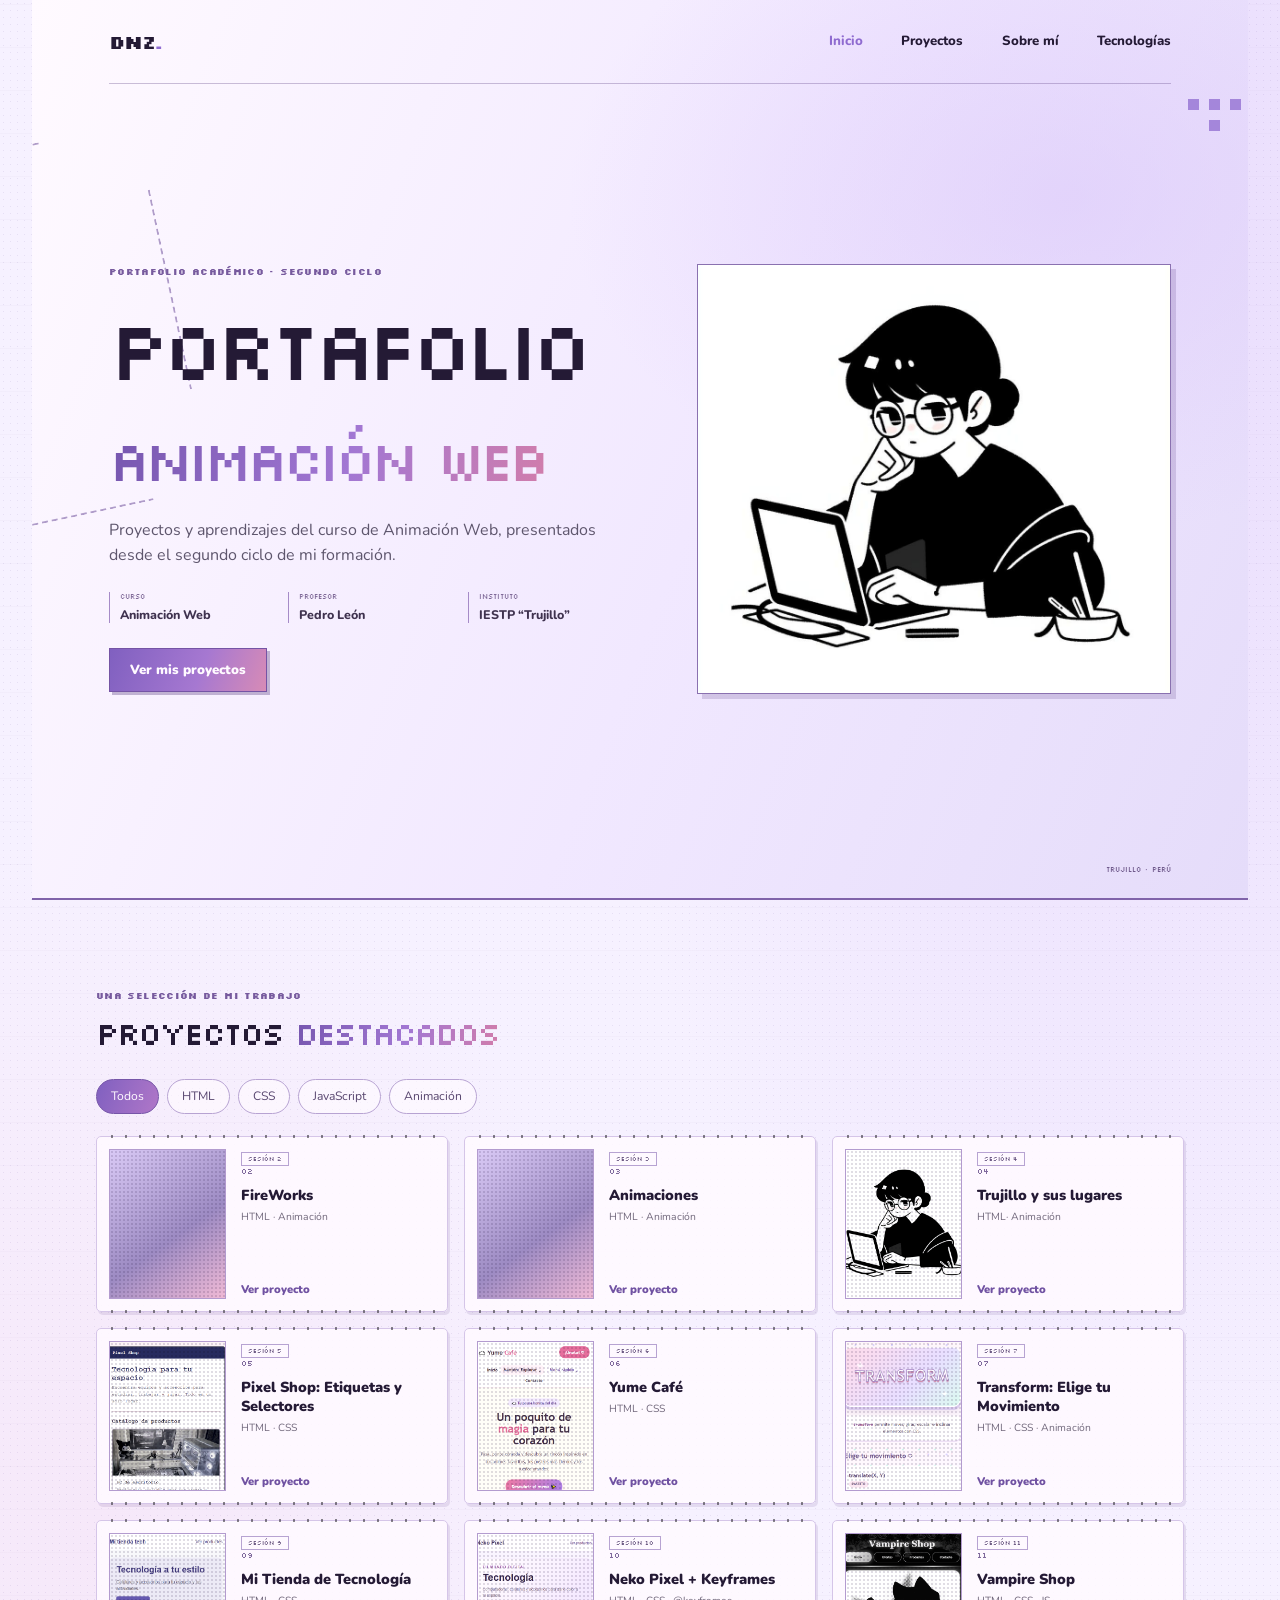
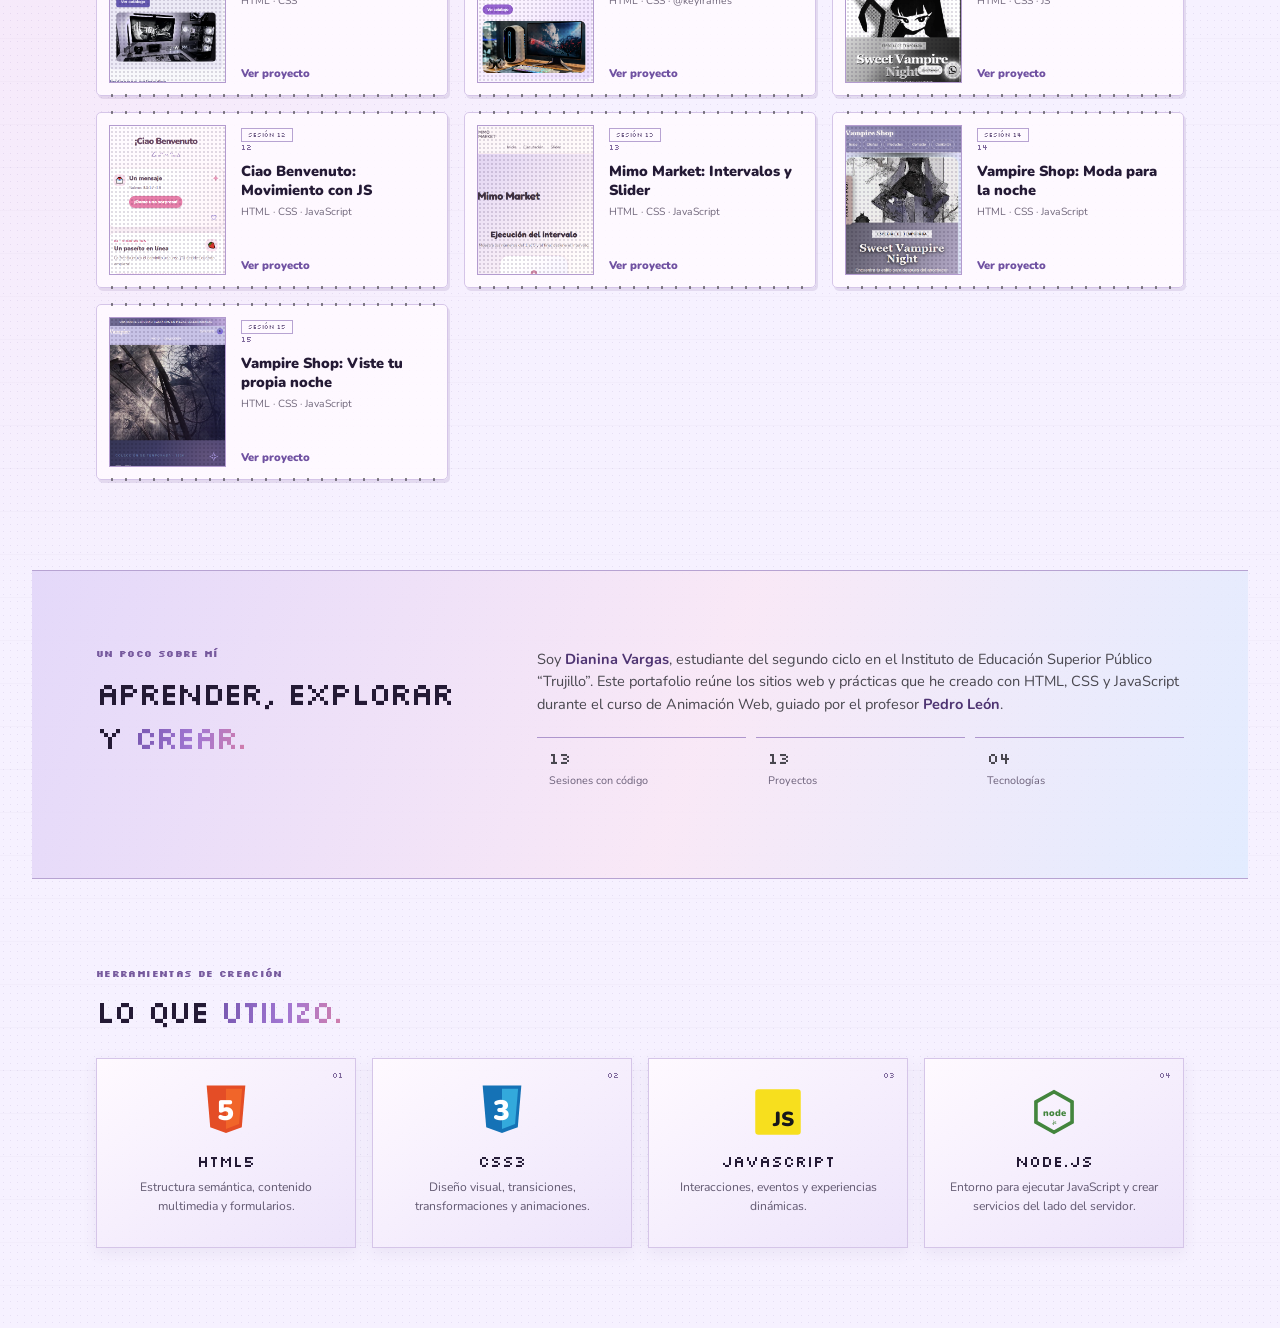
<file: portafolio/index.html>
<!DOCTYPE html>
<html lang="es">
<head>
  <meta charset="UTF-8">
  <meta name="viewport" content="width=device-width, initial-scale=1.0">
  <meta name="theme-color" content="#f6f1ff">
  <title>Portafolio de Animación Web | Dnz</title>
  <meta name="description" content="Portafolio académico de Dnz: proyectos de animación y diseño web.">
  <link rel="preconnect" href="https://fonts.googleapis.com">
  <link rel="preconnect" href="https://fonts.gstatic.com" crossorigin>
  <link href="https://fonts.googleapis.com/css2?family=Nunito:wght@400;500;600;700;800;900&family=Silkscreen:wght@400;700&display=swap" rel="stylesheet">
  <link rel="stylesheet" href="style.css">
</head>
<body>
  <main>
    <section class="hero" id="inicio">
      <header class="site-header">
        <a class="brand" href="#inicio" aria-label="Dnz, inicio">dnz<span>.</span></a>
        <button class="menu-btn" id="menuBtn" type="button" aria-label="Abrir menú" aria-expanded="false">Menú</button>
        <nav class="nav" id="sidebar" aria-label="Navegación principal">
          <a href="#inicio" class="active">Inicio</a>
          <a href="#trabajos">Proyectos</a>
          <a href="#sobre-mi">Sobre mí</a>
          <a href="#tecnologias">Tecnologías</a>
        </nav>
      </header>

      <div class="hero-content">
        <div class="hero-copy">
          <p class="eyebrow">PORTAFOLIO ACADÉMICO · SEGUNDO CICLO</p>
          <h1>Portafolio<br><em>Animación Web</em></h1>
          <p class="hero-sub">Proyectos y aprendizajes del curso de Animación Web, presentados desde el segundo ciclo de mi formación.</p>
          <div class="hero-details">
            <p><span>CURSO</span>Animación Web</p>
            <p><span>PROFESOR</span>Pedro León</p>
            <p><span>INSTITUTO</span>IESTP “Trujillo”</p>
          </div>
          <a href="#trabajos" class="btn-main">Ver mis proyectos</a>
        </div>
        <div class="hero-art">
          <div class="hero-artwork">
            <img src="logo.jpg" alt="Ilustración de una figura en movimiento con la frase Ideas en movimiento">
          </div>
        </div>
      </div>
      <div class="hero-index">TRUJILLO · PERÚ</div>
    </section>

    <section class="works reveal" id="trabajos">
      <div class="section-top">
        <div>
          <p class="eyebrow">UNA SELECCIÓN DE MI TRABAJO</p>
          <h2>Proyectos <em>destacados</em></h2>
        </div>
      </div>
      <div class="filters" role="group" aria-label="Filtrar proyectos">
        <button class="chip active" data-filter="todos" type="button">Todos</button>
        <button class="chip" data-filter="html" type="button">HTML</button>
        <button class="chip" data-filter="css" type="button">CSS</button>
        <button class="chip" data-filter="js" type="button">JavaScript</button>
        <button class="chip" data-filter="animacion" type="button">Animación</button>
      </div>
      <div class="grid" id="grid"></div>
      <p class="empty" id="empty" hidden>No hay proyectos con ese filtro todavía.</p>
    </section>

    <section class="about reveal" id="sobre-mi">
      <div class="about-title">
        <p class="eyebrow">UN POCO SOBRE MÍ</p>
        <h2>Aprender, explorar<br>y <em>crear.</em></h2>
      </div>
      <div class="about-content">
        <p>Soy <strong>Dianina Vargas</strong>, estudiante del segundo ciclo en el Instituto de Educación Superior Público “Trujillo”. Este portafolio reúne los sitios web y prácticas que he creado con HTML, CSS y JavaScript durante el curso de Animación Web, guiado por el profesor <strong>Pedro León</strong>.</p>
        <ul class="stats">
          <li><b>13</b><span>Sesiones con código</span></li>
          <li><b>13</b><span>Proyectos</span></li>
          <li><b>04</b><span>Tecnologías</span></li>
        </ul>
      </div>
    </section>

    <section class="tech reveal" id="tecnologias">
      <div class="section-top">
        <div>
          <p class="eyebrow">HERRAMIENTAS DE CREACIÓN</p>
          <h2>Lo que <em>utilizo.</em></h2>
        </div>
      </div>
      <div class="tech-cards">
        <article>
          <span>01</span>
          <svg class="tech-logo" viewBox="0 0 64 72" aria-hidden="true">
            <path fill="#e44d26" d="M8 3h48l-4.4 52L32 62 12.4 55z"/>
            <path fill="#f16529" d="M32 7h20l-3.8 44L32 57z"/>
            <text x="32" y="46" fill="#fff" font-size="35" font-weight="900" text-anchor="middle">5</text>
          </svg>
          <h3>HTML5</h3>
          <p>Estructura semántica, contenido multimedia y formularios.</p>
        </article>
        <article>
          <span>02</span>
          <svg class="tech-logo" viewBox="0 0 64 72" aria-hidden="true">
            <path fill="#1572b6" d="M8 3h48l-4.4 52L32 62 12.4 55z"/>
            <path fill="#33a9dc" d="M32 7h20l-3.8 44L32 57z"/>
            <text x="32" y="46" fill="#fff" font-size="35" font-weight="900" text-anchor="middle">3</text>
          </svg>
          <h3>CSS3</h3>
          <p>Diseño visual, transiciones, transformaciones y animaciones.</p>
        </article>
        <article>
          <span>03</span>
          <svg class="tech-logo" viewBox="0 0 64 64" aria-hidden="true">
            <rect x="4" y="4" width="56" height="56" rx="4" fill="#f7df1e"/>
            <text x="52" y="49" fill="#17171b" font-size="25" font-weight="900" text-anchor="end">JS</text>
          </svg>
          <h3>JavaScript</h3>
          <p>Interacciones, eventos y experiencias dinámicas.</p>
        </article>
        <article>
          <span>04</span>
          <svg class="tech-logo" viewBox="0 0 72 64" aria-hidden="true">
            <path d="M36 4 61 18v28L36 60 11 46V18z" fill="none" stroke="#43853d" stroke-width="5"/>
            <text x="36" y="37" fill="#43853d" font-size="13" font-weight="900" text-anchor="middle">node</text>
            <text x="36" y="48" fill="#43853d" font-size="7" font-weight="700" text-anchor="middle">.js</text>
          </svg>
          <h3>Node.js</h3>
          <p>Entorno para ejecutar JavaScript y crear servicios del lado del servidor.</p>
        </article>
      </div>
    </section>
  </main>

  <div class="modal" id="modal" hidden>
    <div class="modal-box" role="dialog" aria-modal="true" aria-labelledby="modalTitle">
      <button class="modal-close" id="modalClose" type="button" aria-label="Cerrar ventana">Cerrar</button>
      <span class="tag" id="modalTag"></span>
      <h3 id="modalTitle"></h3>
      <p id="modalDesc"></p>
      <div class="modal-media" id="modalMedia"></div>
      <div class="modal-links" id="modalLinks"></div>
    </div>
  </div>
  <script src="script.js"></script>
</body>
</html>
</file>
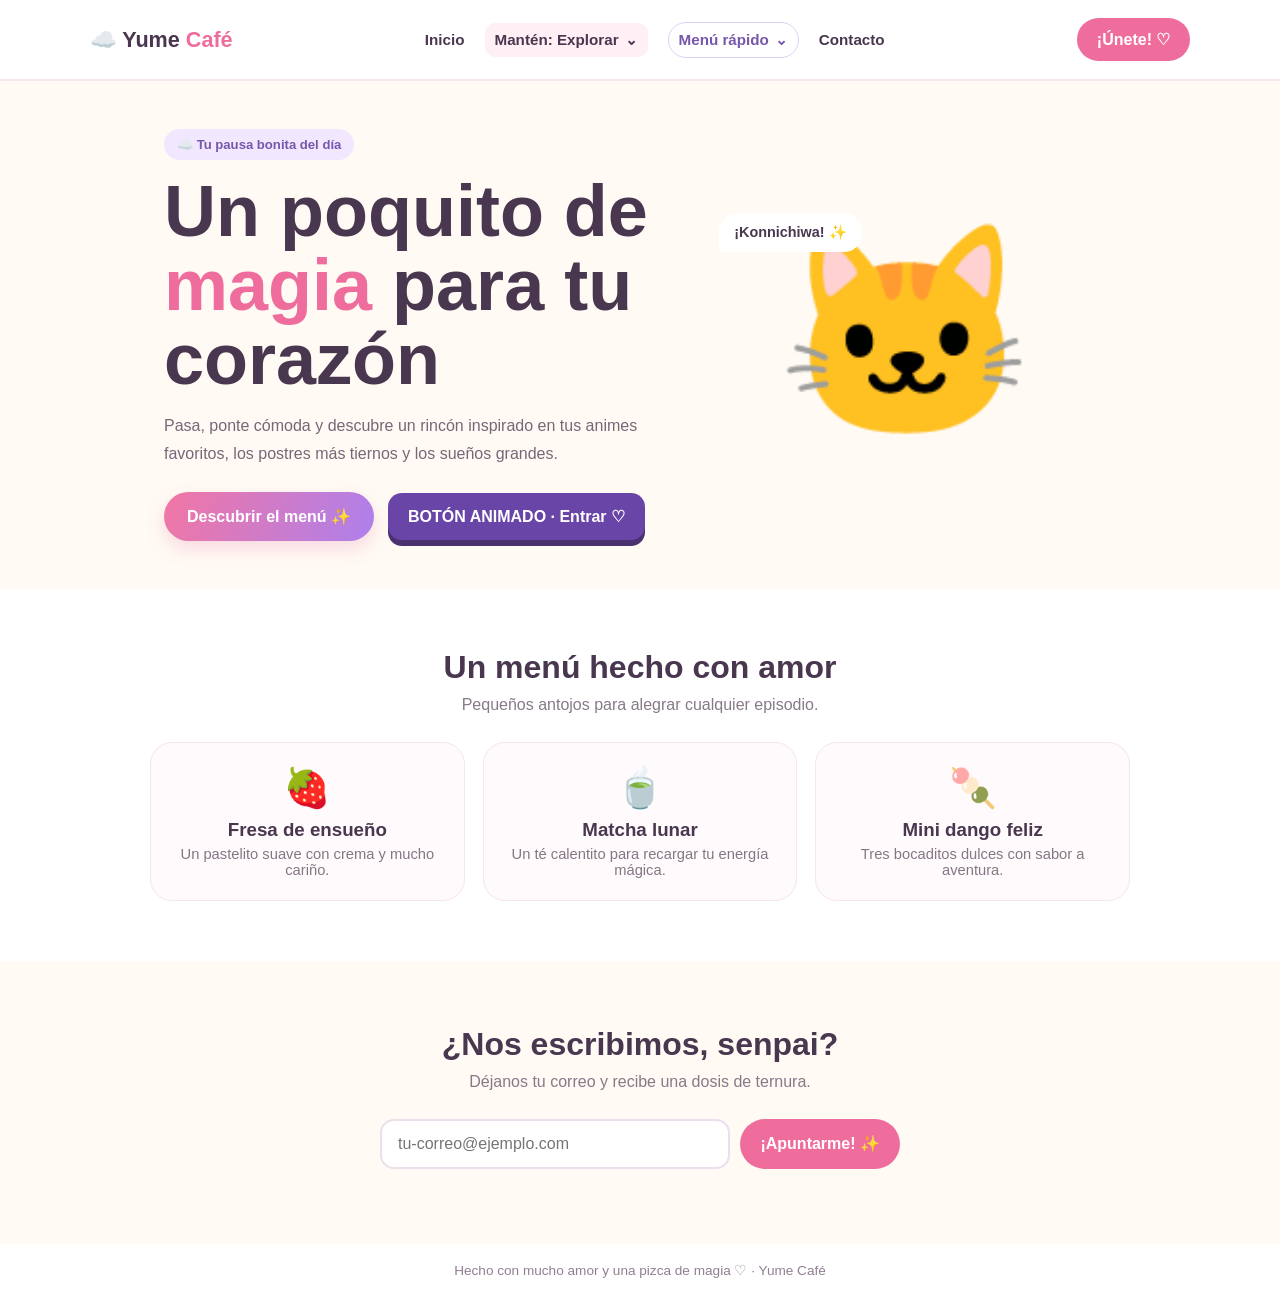
<file: portafolio/proyectos/sesion-06/index.html>
<!DOCTYPE html>
<html lang="es">
<head>
  <meta charset="UTF-8">
  <meta name="viewport" content="width=device-width, initial-scale=1.0">
  <title>Yume Café | Un rinconcito kawaii</title>
  <style>
    :root {
      --ink: #49364f;
      --pink-dark: #ef6d9d;
      --cream: #fffaf4;
    }

    * { box-sizing: border-box; }

    body {
      margin: 0;
      color: var(--ink);
      background: var(--cream);
      font-family: "Trebuchet MS", Arial, sans-serif;
    }

    a { color: inherit; text-decoration: none; }
    button, input { font: inherit; }

    .topbar {
      display: flex;
      align-items: center;
      justify-content: space-between;
      gap: 24px;
      padding: 18px 7%;
      background: #fff;
      border-bottom: 2px solid #f8e6ef;
    }

    .brand { font-size: 1.35rem; font-weight: 900; }
    .brand span { color: var(--pink-dark); }
    nav ul { display: flex; align-items: center; gap: 20px; margin: 0; padding: 0; list-style: none; font-size: .95rem; font-weight: 700; }
    nav a:hover { color: var(--pink-dark); }

    .dropdown { position: relative; }
    .dropdown-trigger {
      border: 0;
      padding: 8px 10px;
      color: var(--ink);
      background: transparent;
      font-weight: 800;
      cursor: pointer;
    }
    .dropdown-trigger::after { content: "⌄"; margin-left: 6px; }
    .delayed-dropdown .dropdown-trigger { border-radius: 10px; background: #fff0f6; }
    .simple-dropdown .dropdown-trigger { border: 1px solid #ded0f5; border-radius: 999px; color: #7757ab; }
    .dropdown-menu {
      position: absolute;
      z-index: 3;
      top: 100%;
      left: 0;
      width: 175px;
      padding: 8px;
      background: #fff;
      border: 1px solid #f4dce8;
      border-radius: 12px;
      opacity: 0;
      visibility: hidden;
      transform: translateY(8px);
      transition: opacity .2s ease, transform .2s ease, visibility 0s linear .2s;
    }
    .delayed-dropdown .dropdown-trigger:active + .dropdown-menu {
      opacity: 1;
      visibility: visible;
      transform: translateY(0);
      transition-delay: .35s;
    }
    .simple-dropdown:hover .dropdown-menu {
      opacity: 1;
      visibility: visible;
      transform: translateY(0);
      transition-delay: 0s;
    }
    .dropdown-menu a { display: block; padding: 10px; border-radius: 10px; }
    .dropdown-menu a:hover { background: #fff0f6; }
    .simple-dropdown .dropdown-menu { border-color: #ded0f5; }

    .pill {
      border: 0;
      border-radius: 999px;
      padding: 12px 20px;
      color: #fff;
      background: var(--pink-dark);
      font-weight: 800;
      cursor: pointer;
      transition: background .2s ease;
    }
    .pill:hover { background: #dc5487; }

    .hero {
      display: grid;
      grid-template-columns: 1.1fr .9fr;
      align-items: center;
      gap: 24px;
      max-width: 1000px;
      min-height: 420px;
      margin: 0 auto;
      padding: 48px 24px;
    }
    .eyebrow {
      display: inline-block;
      margin-bottom: 14px;
      padding: 8px 13px;
      border-radius: 99px;
      background: #f1e8ff;
      color: #7757ab;
      font-size: .82rem;
      font-weight: 800;
    }
    h1 { max-width: 540px; margin: 0 0 16px; font-size: clamp(2.6rem, 6vw, 4.5rem); line-height: 1.03; }
    h1 span { color: var(--pink-dark); }
    .intro { max-width: 480px; color: #756878; line-height: 1.7; }
    .hero-actions { display: flex; flex-wrap: wrap; align-items: center; gap: 14px; margin-top: 25px; }

    .magic-button {
      position: relative;
      overflow: hidden;
      border: 0;
      border-radius: 999px;
      padding: 15px 23px;
      color: white;
      background: linear-gradient(110deg, #f276a4, #ad80ec);
      box-shadow: 0 8px 18px #e98cb34a;
      font-weight: 900;
      cursor: pointer;
      transition: background .2s ease, transform .2s ease;
    }
    .magic-button:hover {
      background: linear-gradient(110deg, #d95187, #8051c7);
      transform: scale(1.05);
    }

    .animated-button {
      border: 0;
      border-radius: 14px;
      padding: 14px 20px;
      color: #fff;
      background: #6945a7;
      box-shadow: 0 6px 0 #49306f;
      font-weight: 900;
      cursor: pointer;
      animation: bob 2s ease-in-out infinite;
    }
    @keyframes bob {
      0%, 100% { transform: translateY(0); }
      50% { transform: translateY(-6px); }
    }

    .mascot {
      position: relative;
      display: grid;
      place-items: center;
      min-height: 320px;
      font-size: clamp(8rem, 20vw, 13rem);
    }
    .speech {
      position: absolute;
      top: 12%;
      left: 5%;
      padding: 11px 15px;
      border-radius: 18px 18px 18px 4px;
      background: white;
      font-size: .9rem;
      font-weight: 800;
    }

    .menu-section { padding: 60px 7%; background: #fff; text-align: center; }
    .menu-section h2, .join h2 { margin: 0 0 10px; font-size: 2rem; }
    .subheading { margin: 0 0 28px; color: #877988; }
    .treats { display: grid; grid-template-columns: repeat(3, 1fr); gap: 18px; max-width: 980px; margin: auto; }
    .treat {
      padding: 22px;
      border: 1px solid #f5e5ee;
      border-radius: 22px;
      background: #fffafc;
    }
    .treat .emoji { display: block; margin-bottom: 8px; font-size: 2.4rem; }
    .treat h3 { margin: 5px 0; }
    .treat p { margin: 0; color: #847784; font-size: .92rem; }

    .join { padding: 65px 20px 75px; text-align: center; }
    .join form { display: flex; justify-content: center; gap: 10px; max-width: 520px; margin: 24px auto 0; }
    .join .pill:hover { background: #9b63d9; }
    .join input {
      min-width: 0;
      flex: 1;
      border: 2px solid #eadfea;
      border-radius: 14px;
      outline: none;
      padding: 14px 16px;
      color: var(--ink);
      background: #fff;
      transition: border-color .2s ease, box-shadow .2s ease, background .2s ease;
    }
    .join input:focus {
      border-color: var(--pink-dark);
      background: #fffafd;
      box-shadow: 0 0 0 4px #ff8db833;
    }
    footer { padding: 18px; color: #907f90; background: #fff; text-align: center; font-size: .85rem; }

    @media (max-width: 700px) {
      .topbar { flex-wrap: wrap; padding: 15px 5%; }
      nav { order: 3; width: 100%; }
      nav ul { flex-wrap: wrap; justify-content: center; gap: 12px; }
      .hero { grid-template-columns: 1fr; gap: 0; padding: 40px 7% 20px; text-align: center; }
      .intro { margin-inline: auto; }
      .hero-actions { justify-content: center; }
      .mascot { min-height: 240px; }
      .speech { left: 10%; }
      .treats { grid-template-columns: 1fr; max-width: 420px; }
    }
    @media (prefers-reduced-motion: reduce) {
      *, *::before, *::after { scroll-behavior: auto !important; animation-duration: .01ms !important; transition-duration: .01ms !important; }
    }
  </style>
</head>
<body>
  <header class="topbar">
    <a class="brand" href="#" aria-label="Yume Café, inicio">☁️ Yume <span>Café</span></a>
    <nav aria-label="Navegación principal">
      <ul>
        <li><a href="#inicio">Inicio</a></li>
        <li class="dropdown delayed-dropdown">
          <button class="dropdown-trigger" type="button" aria-haspopup="true" aria-controls="delayed-menu">Mantén: Explorar</button>
          <div class="dropdown-menu" id="delayed-menu">
            <a href="#menu">Dulces mágicos</a>
            <a href="#unete">Club Yume</a>
            <a href="#historia">Nuestra historia</a>
          </div>
        </li>
        <li class="dropdown simple-dropdown">
          <button class="dropdown-trigger" type="button" aria-haspopup="true" aria-controls="simple-menu">Menú rápido</button>
          <div class="dropdown-menu" id="simple-menu">
            <a href="#inicio">Inicio</a>
            <a href="#menu">Ver postres</a>
            <a href="#unete">Contacto</a>
          </div>
        </li>
        <li><a href="#unete">Contacto</a></li>
      </ul>
    </nav>
    <a class="pill" href="#unete">¡Únete! ♡</a>
  </header>

  <main>
    <section class="hero" id="inicio">
      <div>
        <span class="eyebrow">☁️ Tu pausa bonita del día</span>
        <h1>Un poquito de <span>magia</span> para tu corazón</h1>
        <p class="intro">Pasa, ponte cómoda y descubre un rincón inspirado en tus animes favoritos, los postres más tiernos y los sueños grandes.</p>
        <div class="hero-actions">
          <a class="magic-button" href="#menu">Descubrir el menú ✨</a>
          <a class="animated-button" href="#unete">BOTÓN ANIMADO · Entrar ♡</a>
        </div>
      </div>
      <div class="mascot" role="img" aria-label="Gatito kawaii">
        <span class="speech">¡Konnichiwa! ✨</span>
        🐱
      </div>
    </section>

    <section class="menu-section" id="menu">
      <h2>Un menú hecho con amor</h2>
      <p class="subheading">Pequeños antojos para alegrar cualquier episodio.</p>
      <div class="treats">
        <article class="treat">
          <span class="emoji" aria-hidden="true">🍓</span>
          <h3>Fresa de ensueño</h3>
          <p>Un pastelito suave con crema y mucho cariño.</p>
        </article>
        <article class="treat">
          <span class="emoji" aria-hidden="true">🍵</span>
          <h3>Matcha lunar</h3>
          <p>Un té calentito para recargar tu energía mágica.</p>
        </article>
        <article class="treat">
          <span class="emoji" aria-hidden="true">🍡</span>
          <h3>Mini dango feliz</h3>
          <p>Tres bocaditos dulces con sabor a aventura.</p>
        </article>
      </div>
    </section>

    <section class="join" id="unete">
      <h2>¿Nos escribimos, senpai?</h2>
      <p class="subheading">Déjanos tu correo y recibe una dosis de ternura.</p>
      <form action="#" method="get">
        <input type="email" name="correo" placeholder="tu-correo@ejemplo.com" aria-label="Tu correo electrónico" required>
        <button class="pill" type="submit">¡Apuntarme! ✨</button>
      </form>
    </section>
  </main>

  <footer id="historia">Hecho con mucho amor y una pizca de magia ♡ · Yume Café</footer>
</body>
</html>
</file>
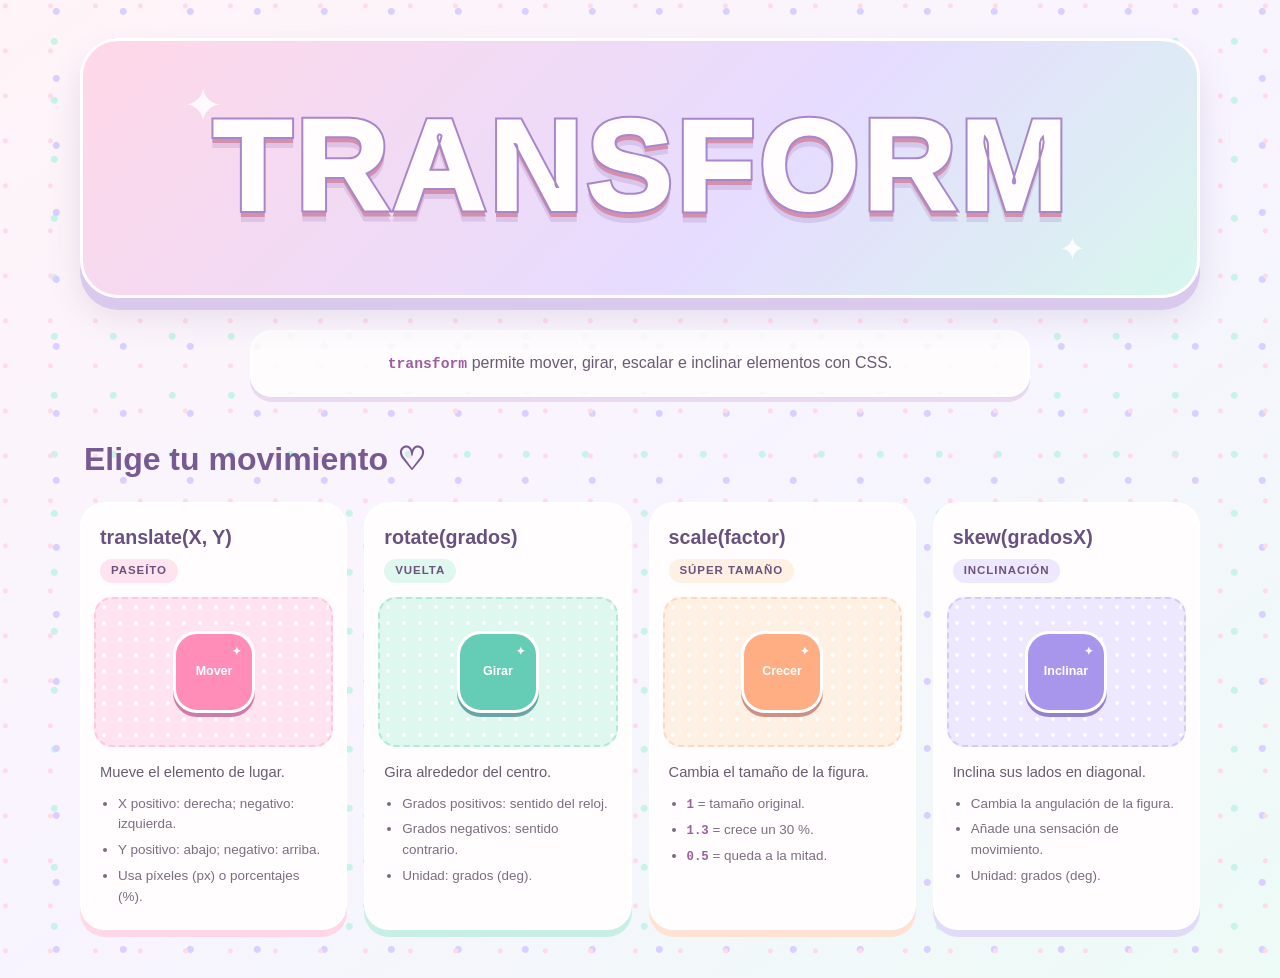
<file: portafolio/proyectos/sesion-07/index.html>
<!DOCTYPE html>
<html lang="es">
<head>
  <meta charset="UTF-8">
  <meta name="viewport" content="width=device-width, initial-scale=1">
  <meta name="description" content="Transformaciones en CSS.">
  <title>TRANSFORM</title>
  <style>
    :root {
      color-scheme: light;
      --ink: #493958;
      --pink: #ff8db8;
      --pink-light: #ffe4ef;
      --lavender: #a895ec;
      --lavender-light: #eee8ff;
      --mint: #65cdb5;
      --mint-light: #def8ef;
      --peach: #ffad83;
      --peach-light: #fff0e4;
      --white: #fffdfd;
    }

    * {
      box-sizing: border-box;
    }

    body {
      min-width: 320px;
      margin: 0;
      color: var(--ink);
      background:
        radial-gradient(circle at 12% 13%, #ffdbe9 0 2px, transparent 3px),
        radial-gradient(circle at 84% 17%, #d9d0ff 0 3px, transparent 4px),
        radial-gradient(circle at 92% 70%, #c9f3e8 0 3px, transparent 4px),
        linear-gradient(145deg, #fff4f8, #f8f4ff 52%, #edfbf6);
      background-size: 45px 45px, 67px 67px, 59px 59px, auto;
      font-family: "Trebuchet MS", "Segoe UI", sans-serif;
      line-height: 1.55;
    }

    .page {
      width: min(1120px, calc(100% - 40px));
      margin: 0 auto;
      padding: 38px 0 48px;
    }

    h1,
    h2,
    h3,
    p {
      margin-top: 0;
    }

    .hero {
      position: relative;
      display: grid;
      min-height: 260px;
      place-items: center;
      overflow: hidden;
      padding: 40px 24px;
      border: 3px solid var(--white);
      border-radius: 38px;
      background: linear-gradient(135deg, #ffd8e8, #e6dcff 60%, #d7f7ed);
      box-shadow: 0 12px 0 #d9c9ed, 0 18px 34px rgb(102 77 133 / 14%);
      text-align: center;
    }

    .hero::before,
    .hero::after {
      position: absolute;
      color: rgb(255 255 255 / 84%);
      content: "✦";
      font-size: 3rem;
      animation: twinkle 2.8s ease-in-out infinite alternate;
    }

    .hero::before {
      top: 28px;
      left: 9%;
    }

    .hero::after {
      right: 10%;
      bottom: 20px;
      font-size: 2rem;
      animation-delay: .6s;
    }

    .hero-content {
      position: relative;
      z-index: 1;
    }

    h1 {
      margin: 0;
      color: var(--white);
      font-family: "Arial Rounded MT Bold", "Trebuchet MS", sans-serif;
      font-size: clamp(3.6rem, 12vw, 8rem);
      font-weight: 1000;
      letter-spacing: .035em;
      line-height: 1;
      -webkit-text-stroke: 2px #a887c8;
      text-shadow: 0 5px 0 #d48eae, 0 10px 0 rgb(130 93 164 / 18%);
      animation: float-title 3s ease-in-out infinite;
    }

    .intro {
      max-width: 780px;
      margin: 32px auto;
      padding: 19px 24px;
      border: 2px solid white;
      border-radius: 22px;
      background: rgb(255 253 253 / 88%);
      box-shadow: 0 5px 0 #ead9f2;
      text-align: center;
    }

    .intro p {
      margin: 0;
      color: #695b73;
    }

    code {
      color: #9c5e9d;
      font-family: Consolas, "Courier New", monospace;
      font-size: .92em;
      font-weight: 700;
    }

    .section-heading {
      display: flex;
      align-items: end;
      justify-content: space-between;
      gap: 16px;
      margin: 38px 4px 18px;
    }

    .section-heading h2 {
      margin: 0;
      color: #765a91;
      font-size: clamp(1.5rem, 4vw, 2rem);
    }

    .section-heading p {
      margin: 0;
      color: var(--muted);
      font-size: .9rem;
    }

    .transform-grid {
      display: grid;
      grid-template-columns: repeat(4, minmax(0, 1fr));
      gap: 17px;
    }

    .transform-card {
      --accent: var(--pink);
      --tint: var(--pink-light);
      min-width: 0;
      overflow: hidden;
      border: 2px solid white;
      border-radius: 25px;
      background: var(--white);
      box-shadow: 0 7px 0 color-mix(in srgb, var(--accent) 35%, white);
    }

    .transform-card:nth-child(2) {
      --accent: var(--mint);
      --tint: var(--mint-light);
    }

    .transform-card:nth-child(3) {
      --accent: var(--peach);
      --tint: var(--peach-light);
    }

    .transform-card:nth-child(4) {
      --accent: var(--lavender);
      --tint: var(--lavender-light);
    }

    .card-copy {
      padding: 18px 18px 0;
    }

    .card-copy h3 {
      margin-bottom: 4px;
      color: #68517e;
      font-size: 1.23rem;
    }

    .kind {
      display: inline-block;
      margin: 0;
      padding: 3px 11px;
      border-radius: 999px;
      background: var(--tint);
      color: #6d527b;
      font-size: .72rem;
      font-weight: 800;
      letter-spacing: .08em;
      text-transform: uppercase;
    }

    .demo-stage {
      display: grid;
      min-height: 150px;
      margin: 14px 12px 0;
      place-items: center;
      overflow: hidden;
      border: 2px dashed color-mix(in srgb, var(--accent) 48%, white);
      border-radius: 18px;
      background:
        radial-gradient(circle, white 1.5px, transparent 2px),
        var(--tint);
      background-size: 16px 16px;
    }

    .specimen {
      position: relative;
      display: grid;
      width: 82px;
      height: 82px;
      place-items: center;
      border: 3px solid white;
      border-radius: 24px;
      background: var(--accent);
      box-shadow: 0 4px 0 color-mix(in srgb, var(--accent) 65%, #735b88);
      color: white;
      font-size: .78rem;
      font-weight: 900;
      text-align: center;
      transition: transform .45s cubic-bezier(.2, .8, .2, 1);
      will-change: transform;
    }

    .specimen::after {
      position: absolute;
      top: 9px;
      right: 11px;
      color: white;
      content: "✦";
      font-size: .7rem;
    }

    .specimen:focus-visible {
      outline: 3px solid var(--ink);
      outline-offset: 6px;
    }

    .demo-stage:hover .translate,
    .translate:focus-visible {
      transform: translateY(-20px);
    }

    .demo-stage:hover .rotate,
    .rotate:focus-visible {
      transform: rotate(45deg);
    }

    .demo-stage:hover .scale,
    .scale:focus-visible {
      transform: scale(1.3);
    }

    .demo-stage:hover .skew,
    .skew:focus-visible {
      transform: skewX(20deg);
    }

    .card-details {
      min-height: 164px;
      padding: 14px 18px 20px;
    }

    .card-details p {
      margin-bottom: 10px;
      color: #685c70;
      font-size: .92rem;
    }

    .card-details ul {
      margin: 0;
      padding-left: 18px;
      color: #7a6d81;
      font-size: .84rem;
    }

    .card-details li + li {
      margin-top: 5px;
    }

    @keyframes float-title {
      50% { transform: translateY(-5px) rotate(-1deg); }
    }

    @keyframes twinkle {
      to { opacity: .45; transform: scale(.75) rotate(25deg); }
    }

    @media (max-width: 850px) {
      .transform-grid {
        grid-template-columns: repeat(2, minmax(0, 1fr));
      }

      .card-details {
        min-height: 0;
      }
    }

    @media (max-width: 560px) {
      .page {
        width: min(100% - 24px, 430px);
        padding-top: 18px;
      }

      .hero {
        min-height: 220px;
        border-radius: 28px;
      }

      .section-heading {
        display: block;
      }

      .transform-grid {
        grid-template-columns: 1fr;
      }

      .card-details {
        padding-bottom: 16px;
      }

    }

    @media (prefers-reduced-motion: reduce) {
      *,
      *::before,
      *::after {
        scroll-behavior: auto !important;
        transition-duration: .01ms !important;
        animation-duration: .01ms !important;
        animation-iteration-count: 1 !important;
      }
    }
  </style>
</head>
<body>
  <main class="page">
    <header class="hero">
      <div class="hero-content">
        <h1>TRANSFORM</h1>
      </div>
    </header>

    <section class="intro" aria-label="Introducción">
      <p><code>transform</code> permite mover, girar, escalar e inclinar elementos con CSS.</p>
    </section>

    <section aria-labelledby="types-title">
      <div class="section-heading">
        <h2 id="types-title">Elige tu movimiento ♡</h2>
      </div>

      <div class="transform-grid">
        <article class="transform-card">
          <div class="card-copy">
            <h3>translate(X, Y)</h3>
            <p class="kind">Paseíto</p>
          </div>
          <div class="demo-stage">
            <figure class="specimen translate" tabindex="0" aria-label="Pasa el cursor para trasladar la figura 20 píxeles hacia arriba">Mover</figure>
          </div>
          <div class="card-details">
            <p>Mueve el elemento de lugar.</p>
            <ul>
              <li>X positivo: derecha; negativo: izquierda.</li>
              <li>Y positivo: abajo; negativo: arriba.</li>
              <li>Usa píxeles (px) o porcentajes (%).</li>
            </ul>
          </div>
        </article>

        <article class="transform-card">
          <div class="card-copy">
            <h3>rotate(grados)</h3>
            <p class="kind">Vuelta</p>
          </div>
          <div class="demo-stage">
            <figure class="specimen rotate" tabindex="0" aria-label="Pasa el cursor para girar la figura 45 grados">Girar</figure>
          </div>
          <div class="card-details">
            <p>Gira alrededor del centro.</p>
            <ul>
              <li>Grados positivos: sentido del reloj.</li>
              <li>Grados negativos: sentido contrario.</li>
              <li>Unidad: grados (deg).</li>
            </ul>
          </div>
        </article>

        <article class="transform-card">
          <div class="card-copy">
            <h3>scale(factor)</h3>
            <p class="kind">Súper tamaño</p>
          </div>
          <div class="demo-stage">
            <figure class="specimen scale" tabindex="0" aria-label="Pasa el cursor para aumentar la figura un 30 por ciento">Crecer</figure>
          </div>
          <div class="card-details">
            <p>Cambia el tamaño de la figura.</p>
            <ul>
              <li><code>1</code> = tamaño original.</li>
              <li><code>1.3</code> = crece un 30 %.</li>
              <li><code>0.5</code> = queda a la mitad.</li>
            </ul>
          </div>
        </article>

        <article class="transform-card">
          <div class="card-copy">
            <h3>skew(gradosX)</h3>
            <p class="kind">Inclinación</p>
          </div>
          <div class="demo-stage">
            <figure class="specimen skew" tabindex="0" aria-label="Pasa el cursor para inclinar la figura 20 grados en el eje X">Inclinar</figure>
          </div>
          <div class="card-details">
            <p>Inclina sus lados en diagonal.</p>
            <ul>
              <li>Cambia la angulación de la figura.</li>
              <li>Añade una sensación de movimiento.</li>
              <li>Unidad: grados (deg).</li>
            </ul>
          </div>
        </article>
      </div>
    </section>

  </main>
</body>
</html>
</file>
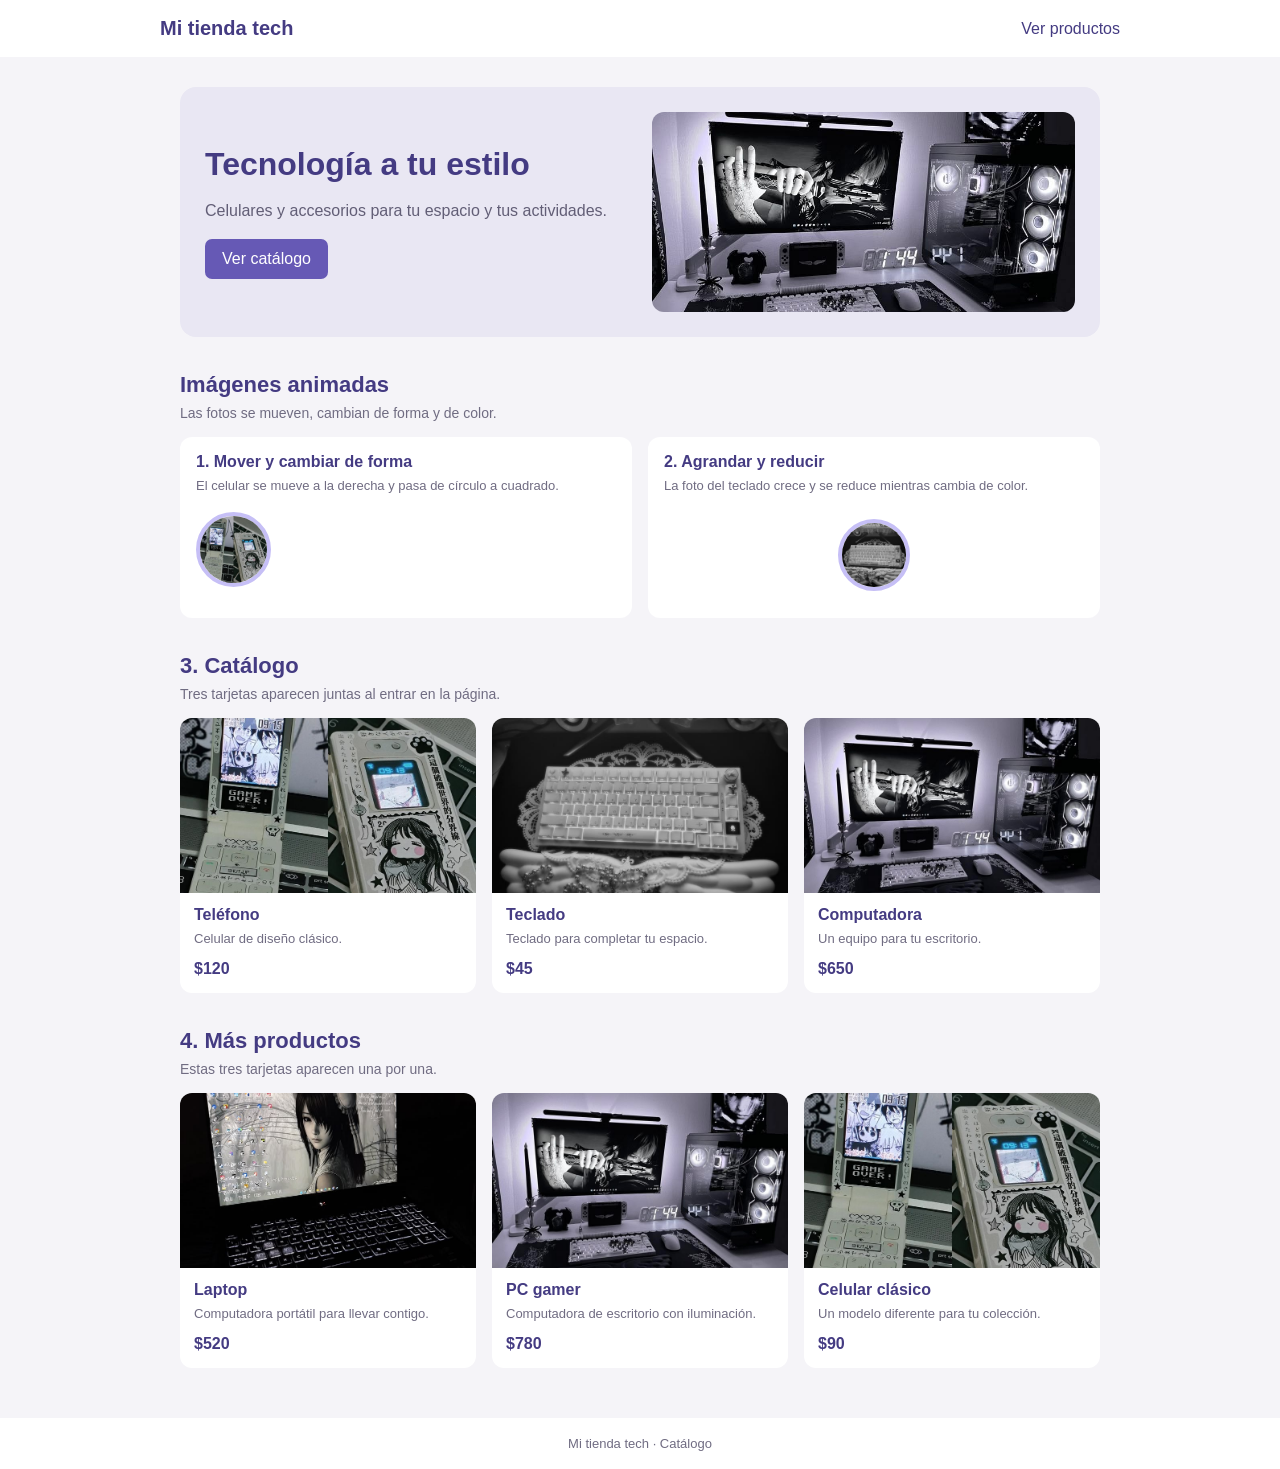
<file: portafolio/proyectos/sesion-09/index.html>
<!DOCTYPE html>
<html lang="es">
<head>
    <meta charset="UTF-8">
    <meta name="viewport" content="width=device-width, initial-scale=1.0">
    <title>Mi tienda de tecnología</title>
    <style>
        * {
            box-sizing: border-box;
        }

        body {
            margin: 0;
            background: #f5f4f8;
            color: #28263f;
            font-family: Arial, sans-serif;
        }

        header {
            padding: 17px 20px;
            background: #fff;
        }

        nav,
        main {
            width: min(960px, 100%);
            margin: 0 auto;
        }

        nav {
            display: flex;
            align-items: center;
            justify-content: space-between;
        }

        nav strong {
            color: #443b82;
            font-size: 20px;
        }

        nav a {
            color: #443b82;
            text-decoration: none;
        }

        main {
            padding: 30px 20px 50px;
        }

        .portada {
            min-height: 250px;
            padding: 25px;
            display: grid;
            grid-template-columns: 1fr 1fr;
            align-items: center;
            gap: 24px;
            border-radius: 16px;
            background: #e9e7f3;
        }

        .portada h1 {
            margin: 0 0 10px;
            color: #443b82;
            animation: aparecer 1.5s ease-out both;
        }

        .portada p {
            color: #625e76;
            line-height: 1.5;
        }

        .portada img {
            width: 100%;
            height: 200px;
            border-radius: 12px;
            object-fit: cover;
            animation: flotar 2.5s ease-in-out infinite alternate;
        }

        .boton {
            display: inline-block;
            padding: 11px 17px;
            border-radius: 7px;
            background: #6659b5;
            color: white;
            text-decoration: none;
            animation: latir 1.5s ease-in-out infinite;
        }

        section {
            margin-top: 35px;
        }

        h2 {
            margin: 0 0 7px;
            color: #443b82;
            font-size: 22px;
        }

        .descripcion {
            margin: 0 0 16px;
            color: #706c82;
            font-size: 14px;
        }

        .ejemplos {
            display: grid;
            grid-template-columns: repeat(2, minmax(0, 1fr));
            gap: 16px;
        }

        .ejemplo,
        .producto {
            padding: 16px;
            overflow: hidden;
            border-radius: 12px;
            background: #fff;
        }

        .ejemplo h3,
        .producto h3 {
            margin: 0 0 7px;
            color: #443b82;
            font-size: 16px;
        }

        .ejemplo p,
        .producto p {
            margin: 0 0 14px;
            color: #706c82;
            font-size: 13px;
        }

        .pista {
            position: relative;
            height: 95px;
        }

        .foto-movil {
            position: absolute;
            top: 5px;
            left: 0;
            width: 75px;
            height: 75px;
            border: 4px solid #c6bff6;
            border-radius: 50%;
            object-fit: cover;
            animation: mover 3s ease-in-out infinite alternate;
        }

        @keyframes mover {
            from {
                left: 0;
                border-color: #c6bff6;
                border-radius: 50%;
                filter: hue-rotate(0);
            }
            to {
                left: calc(100% - 75px);
                border-color: #e39a70;
                border-radius: 4px;
                filter: hue-rotate(65deg);
            }
        }

        .zona-crecer {
            height: 95px;
            display: flex;
            align-items: center;
            justify-content: center;
        }

        .foto-crece {
            width: 72px;
            height: 72px;
            border: 4px solid #c6bff6;
            border-radius: 50%;
            object-fit: cover;
            animation: crecer 2.5s ease-in-out infinite;
        }

        @keyframes crecer {
            0%, 100% {
                transform: scale(0.8);
                border-color: #c6bff6;
                filter: hue-rotate(0);
            }
            50% {
                transform: scale(1.25);
                border-color: #77b8c8;
                filter: hue-rotate(70deg);
            }
        }

        .productos {
            display: grid;
            grid-template-columns: repeat(3, minmax(0, 1fr));
            gap: 16px;
        }

        .producto {
            padding: 0 0 15px;
        }

        .producto img {
            width: 100%;
            height: 175px;
            display: block;
            margin-bottom: 13px;
            object-fit: cover;
        }

        .producto h3,
        .producto p,
        .precio {
            margin-right: 14px;
            margin-left: 14px;
        }

        .precio {
            color: #443b82;
            font-weight: bold;
        }

        .juntas .producto {
            animation: aparecer 1s ease-out both;
        }

        .una-por-una .producto {
            animation: aparecer 1s ease-out both;
        }

        .una-por-una .producto:nth-child(2) {
            animation-delay: 0.3s;
        }

        .una-por-una .producto:nth-child(3) {
            animation-delay: 0.6s;
        }

        @keyframes aparecer {
            from {
                opacity: 0.3;
                transform: translateY(18px);
            }
            to {
                opacity: 1;
                transform: translateY(0);
            }
        }

        @keyframes latir {
            0%, 100% { transform: scale(1); }
            50% { transform: scale(1.08); }
        }
.una-por-una .producto:nth-child(2) {
    animation-delay: 2s;
}

.una-por-una .producto:nth-child(3) {
    animation-delay: 2s;
}.una-por-una .producto:nth-child(2) {
    animation-delay: 2.5s;
}

.una-por-una .producto:nth-child(3) {
    animation-delay: 2s;
}.una-por-una .producto:nth-child(2) {
    animation-delay: 1s;
}

.una-por-una .producto:nth-child(3) {
    animation-delay: 2s;
}
        @keyframes flotar {
            from { transform: translateY(0); }
            to { transform: translateY(-7px); }
        }

        footer {
            padding: 18px;
            background: #fff;
            color: #706c82;
            text-align: center;
            font-size: 13px;
        }

        @media (max-width: 620px) {
            .portada,
            .ejemplos {
                grid-template-columns: 1fr;
            }

            .portada img {
                height: 180px;
            }

            .productos {
                grid-template-columns: 1fr;
            }
        }

        @media (prefers-reduced-motion: reduce) {
            *,
            *::before,
            *::after {
                animation-duration: 0.01ms !important;
                animation-iteration-count: 1 !important;
            }
        }
    </style>
</head>
<body>
    <header>
        <nav>
            <strong>Mi tienda tech</strong>
            <a href="#catalogo">Ver productos</a>
        </nav>
    </header>

    <main>
        <div class="portada">
            <div>
                <h1>Tecnología a tu estilo</h1>
                <p>Celulares y accesorios para tu espacio y tus actividades.</p>
                <a class="boton" href="#catalogo">Ver catálogo</a>
            </div>
            <img src="pc.jpg" alt="Computadora de escritorio con luces">
        </div>

        <section aria-labelledby="titulo-animaciones">
            <h2 id="titulo-animaciones">Imágenes animadas</h2>
            <p class="descripcion">Las fotos se mueven, cambian de forma y de color.</p>
            <div class="ejemplos">
                <article class="ejemplo">
                    <h3>1. Mover y cambiar de forma</h3>
                    <p>El celular se mueve a la derecha y pasa de círculo a cuadrado.</p>
                    <div class="pista">
                        <img class="foto-movil" src="telefono.jpg" alt="Teléfono celular">
                    </div>
                </article>
                <article class="ejemplo">
                    <h3>2. Agrandar y reducir</h3>
                    <p>La foto del teclado crece y se reduce mientras cambia de color.</p>
                    <div class="zona-crecer">
                        <img class="foto-crece" src="teclado.jpg" alt="Teclado de computadora">
                    </div>
                </article>
            </div>
        </section>

        <section id="catalogo" aria-labelledby="titulo-catalogo">
            <h2 id="titulo-catalogo">3. Catálogo</h2>
            <p class="descripcion">Tres tarjetas aparecen juntas al entrar en la página.</p>
            <div class="productos juntas">
                <article class="producto">
                    <img src="telefono.jpg" alt="Teléfono celular">
                    <h3>Teléfono</h3>
                    <p>Celular de diseño clásico.</p>
                    <span class="precio">$120</span>
                </article>
                <article class="producto">
                    <img src="teclado.jpg" alt="Teclado de computadora">
                    <h3>Teclado</h3>
                    <p>Teclado para completar tu espacio.</p>
                    <span class="precio">$45</span>
                </article>
                <article class="producto">
                    <img src="pc.jpg" alt="Computadora de escritorio">
                    <h3>Computadora</h3>
                    <p>Un equipo para tu escritorio.</p>
                    <span class="precio">$650</span>
                </article>
            </div>
        </section>

        <section aria-labelledby="titulo-novedades">
            <h2 id="titulo-novedades">4. Más productos</h2>
            <p class="descripcion">Estas tres tarjetas aparecen una por una.</p>
            <div class="productos una-por-una">
                <article class="producto">
                    <img src="laptop.jpg" alt="Computadora portátil">
                    <h3>Laptop</h3>
                    <p>Computadora portátil para llevar contigo.</p>
                    <span class="precio">$520</span>
                </article>
                <article class="producto">
                    <img src="pc.jpg" alt="Computadora de escritorio">
                    <h3>PC gamer</h3>
                    <p>Computadora de escritorio con iluminación.</p>
                    <span class="precio">$780</span>
                </article>
                <article class="producto">
                    <img src="telefono.jpg" alt="Teléfono celular de tapa">
                    <h3>Celular clásico</h3>
                    <p>Un modelo diferente para tu colección.</p>
                    <span class="precio">$90</span>
                </article>
            </div>
        </section>
    </main>

    <footer>Mi tienda tech · Catálogo</footer>

</body>
</html>
</file>
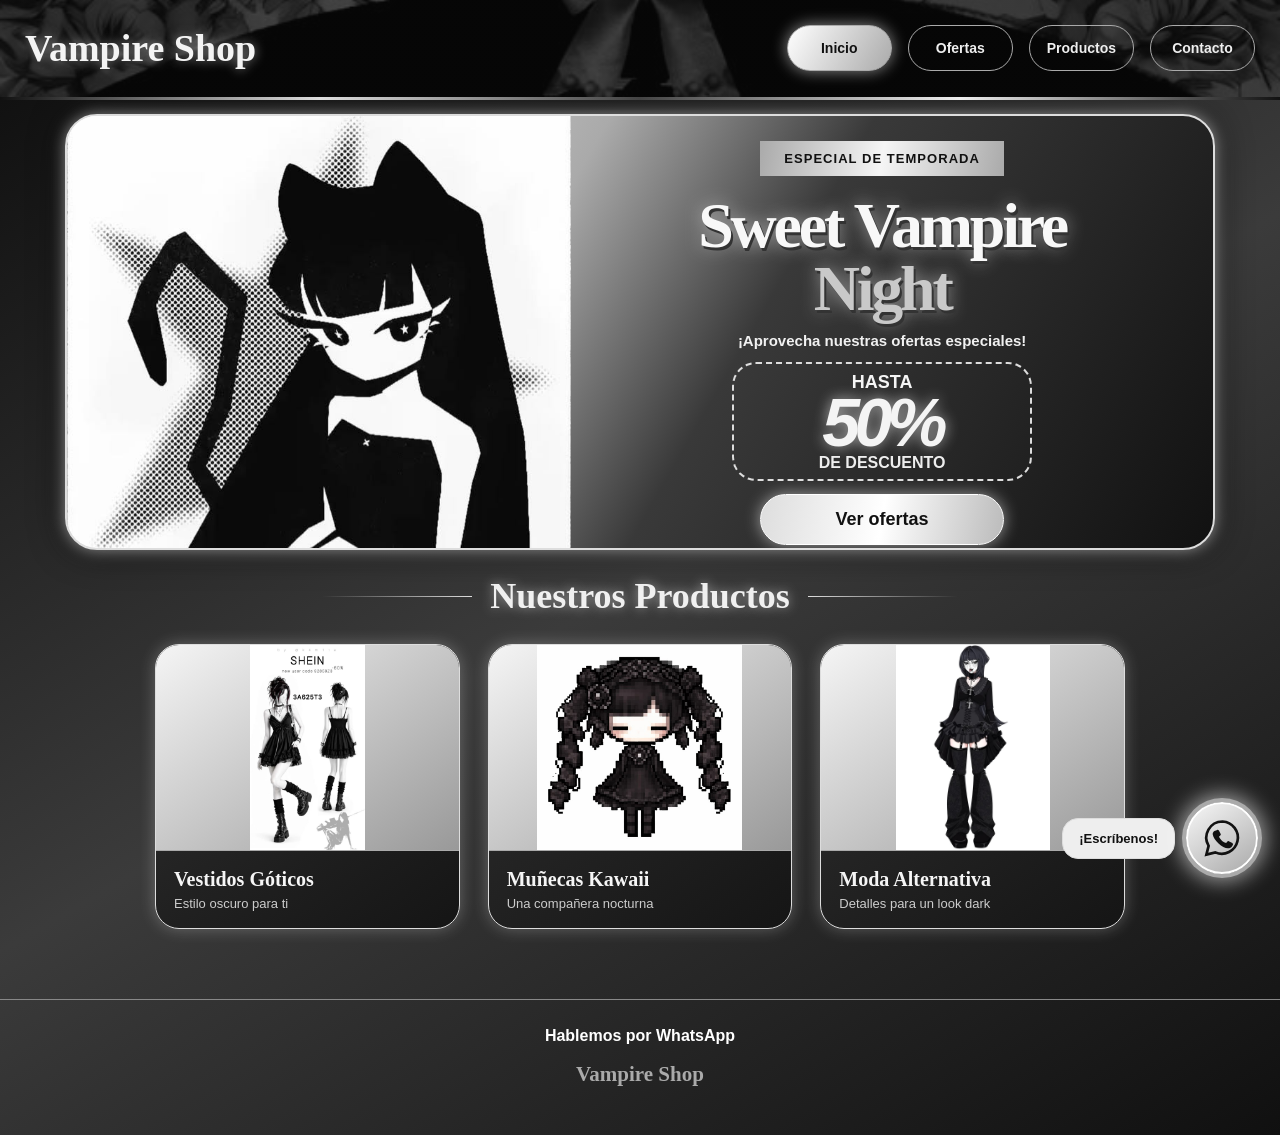
<file: portafolio/proyectos/sesion-11/index.html>
<!doctype html>
<html lang="es">
<head>
  <meta charset="utf-8">
  <meta name="viewport" content="width=device-width, initial-scale=1">
  <meta name="theme-color" content="#181818">
  <meta name="description" content="Vampire Shop: moda gótica y accesorios con estilo alternativo.">
  <title>Vampire Shop — Sweet Vampire Night</title>
  <link rel="stylesheet" href="style.css">
  <script src="index.js" defer></script>
</head>
<body>
  <header class="site-header" id="inicio">
    <div class="header-inner">
      <a class="brand" href="#inicio">Vampire Shop</a>
      <nav class="main-nav" aria-label="Navegación principal">
        <a class="nav-link active" href="#inicio" aria-current="page">Inicio</a>
        <a class="nav-link" href="#ofertas">Ofertas</a>
        <a class="nav-link" href="#productos">Productos</a>
        <a class="nav-link" href="#contacto">Contacto</a>
      </nav>
    </div>
    <div class="header-underline"></div>
  </header>

  <main>
    <section class="hero" id="ofertas" aria-labelledby="hero-title">
      <div class="hero-art-wrap">
        <img class="hero-photo" src="media/iconnn.jpg" alt="Ilustración de una chica gótica en blanco y negro">
      </div>
      <div class="hero-copy">
        <div class="season-label">ESPECIAL DE TEMPORADA</div>
        <h1 id="hero-title">Sweet Vampire<br><span>Night</span></h1>
        <p class="hero-subtitle">¡Aprovecha nuestras ofertas especiales!</p>
        <div class="discount">
          <span class="discount-top">HASTA</span>
          <strong>50%</strong>
          <span class="discount-bottom">DE DESCUENTO</span>
        </div>
        <a class="offer-button" href="#productos">Ver ofertas</a>
      </div>
    </section>

    <section class="products-section" id="productos" aria-labelledby="products-title">
      <div class="section-title">
        <span class="title-rule"></span>
        <h2 id="products-title">Nuestros Productos</h2>
        <span class="title-rule"></span>
      </div>
      <div class="product-grid">
        <article class="product-card">
          <img class="product-image" src="media/icon%20ropa.jpg" alt="Vestido negro de estilo gótico en dos vistas" loading="lazy">
          <div class="product-info">
            <h3>Vestidos Góticos</h3>
            <p>Estilo oscuro para ti</p>
          </div>
        </article>
        <article class="product-card">
          <img class="product-image" src="media/icon.jpg" alt="Muñeca kawaii vestida de negro" loading="lazy">
          <div class="product-info">
            <h3>Muñecas Kawaii</h3>
            <p>Una compañera nocturna</p>
          </div>
        </article>
        <article class="product-card">
          <img class="product-image" src="media/ropa%20model.jpg" alt="Conjunto de moda gótica ilustrado" loading="lazy">
          <div class="product-info">
            <h3>Moda Alternativa</h3>
            <p>Detalles para un look dark</p>
          </div>
        </article>
      </div>
    </section>

    <footer class="contact-section" id="contacto">
      <a href="https://wa.me/TU_NUMERO?text=%C2%A1Hola%20Vampire%20Shop" target="_blank" rel="noreferrer">Hablemos por WhatsApp</a>
      <span>Vampire Shop</span>
    </footer>
  </main>

  <a class="whatsapp-float" href="https://wa.me/TU_NUMERO?text=%C2%A1Hola%20Vampire%20Shop" target="_blank" rel="noreferrer" aria-label="Escríbenos por WhatsApp">
    <span class="whatsapp-message">¡Escríbenos!</span>
    <span class="whatsapp-button" aria-hidden="true">
      <svg viewBox="0 0 48 48">
        <path d="M24 5a18 18 0 0 0-15.5 27.2L6 42l10-2.5A18 18 0 1 0 24 5Z"/>
        <path d="M17 15c1-1 2-1 3 0l2 4c.5 1-.5 2-2 3 2 4 5 6 8 7 1-1 2-3 3-2l4 2c1 1 1 2 0 3-1 2-3 3-5 3-6 0-16-9-17-16 0-2 2-4 4-4Z"/>
      </svg>
    </span>
  </a>
</body>
</html>
</file>
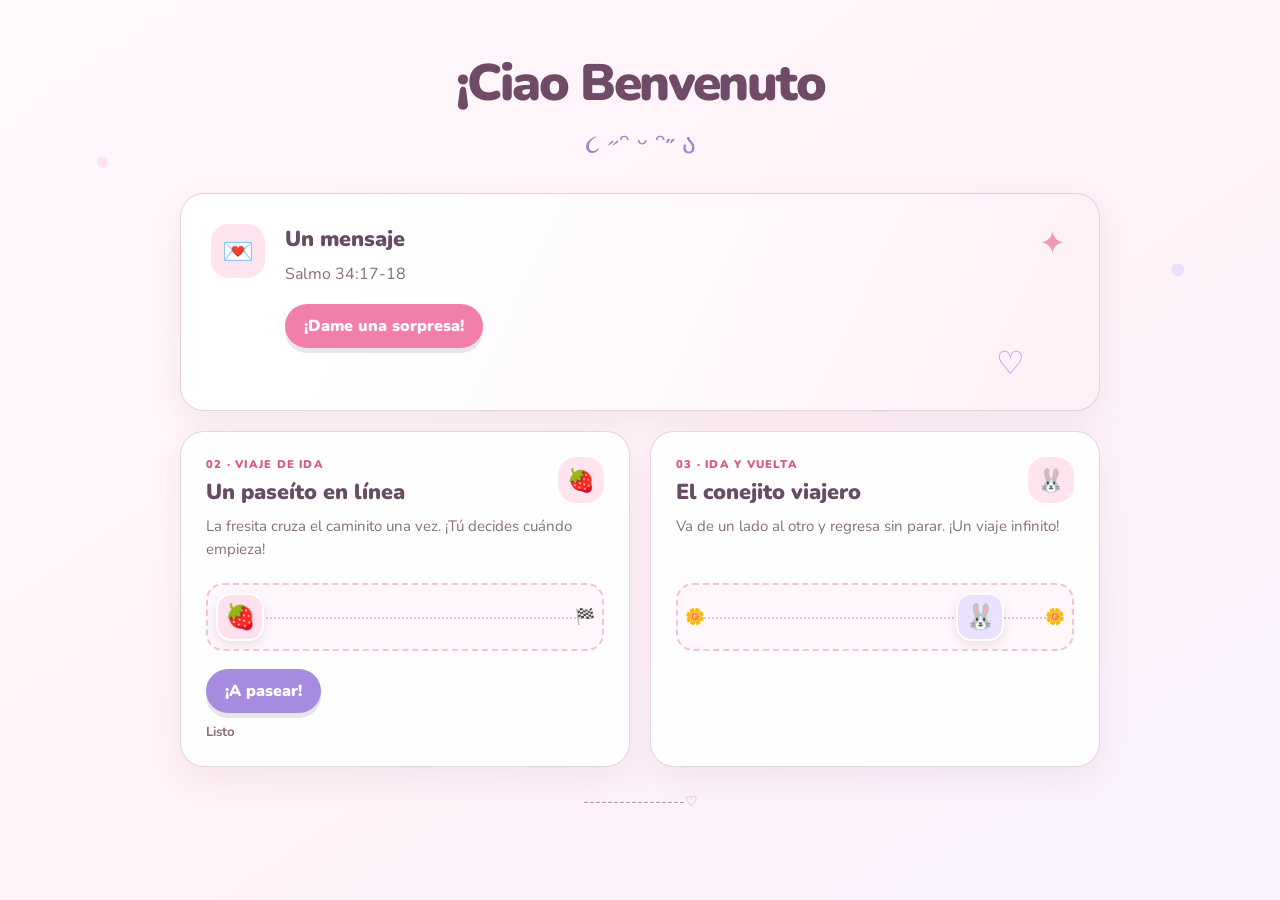
<file: portafolio/proyectos/sesion-12/index.html>
<!DOCTYPE html>
<html lang="es">
<head>
    <meta charset="UTF-8">
    <meta name="viewport" content="width=device-width, initial-scale=1.0">
    <meta name="theme-color" content="#fff5fa">
    <title>S12</title>
    <link rel="stylesheet" href="styles.css">
    <script src="script.js" defer></script>
</head>
<body>
    <main class="page">
        <header class="hero">
            <h1>¡Ciao  Benvenuto </h1>
            <span class="hero-mascot" aria-hidden="true">૮ ˶ᵔ ᵕ ᵔ˶ ა</span>
        </header>

        <section class="card greeting-card" aria-labelledby="greeting-title">
            <div class="card-icon" aria-hidden="true">💌</div>
            <div class="card-copy">
                <h2 id="greeting-title">Un mensaje</h2>
                <p id="greeting-message" class="greeting-message" aria-live="polite">
                    Salmo 34:17-18
                </p>
                <button class="button button-pink" id="surprise-button" type="button" aria-pressed="false">
                    ¡Dame una sorpresa!
                </button>
            </div>
            <span class="sparkle sparkle-one" aria-hidden="true">✦</span>
            <span class="sparkle sparkle-two" aria-hidden="true">♡</span>
        </section>

        <section class="demos" aria-label="Demostraciones de movimiento">
            <article class="card demo-card">
                <div class="card-icon" aria-hidden="true">🍓</div>
                <p class="step-label">02 · Viaje de ida</p>
                <h2>Un paseíto en línea</h2>
                <p class="description">La fresita cruza el caminito una vez. ¡Tú decides cuándo empieza!</p>
                <div class="track" id="one-way-track" aria-label="Camino de movimiento de ida">
                    <span class="track-end" aria-hidden="true">🏁</span>
                    <span class="moving-box strawberry" id="one-way-box" aria-hidden="true">🍓</span>
                </div>
                <button class="button button-lilac" id="start-button" type="button">
                    ¡A pasear!
                </button>
                <p class="status" id="one-way-status" aria-live="polite">Listo</p>
            </article>

            <article class="card demo-card">
                <div class="card-icon" aria-hidden="true">🐰</div>
                <p class="step-label">03 · Ida y vuelta</p>
                <h2>El conejito viajero</h2>
                <p class="description">Va de un lado al otro y regresa sin parar. ¡Un viaje infinito!</p>
                <div class="track" id="loop-track" aria-label="Camino de ida y vuelta">
                    <span class="track-end track-end-left" aria-hidden="true">🌼</span>
                    <span class="track-end track-end-right" aria-hidden="true">🌼</span>
                    <span class="moving-box bunny" id="loop-box" aria-hidden="true">🐰</span>
                </div>
            </article>
        </section>

        <footer>-----------------<span aria-hidden="true">♡</span></footer>
    </main>
</body>
</html>
</file>
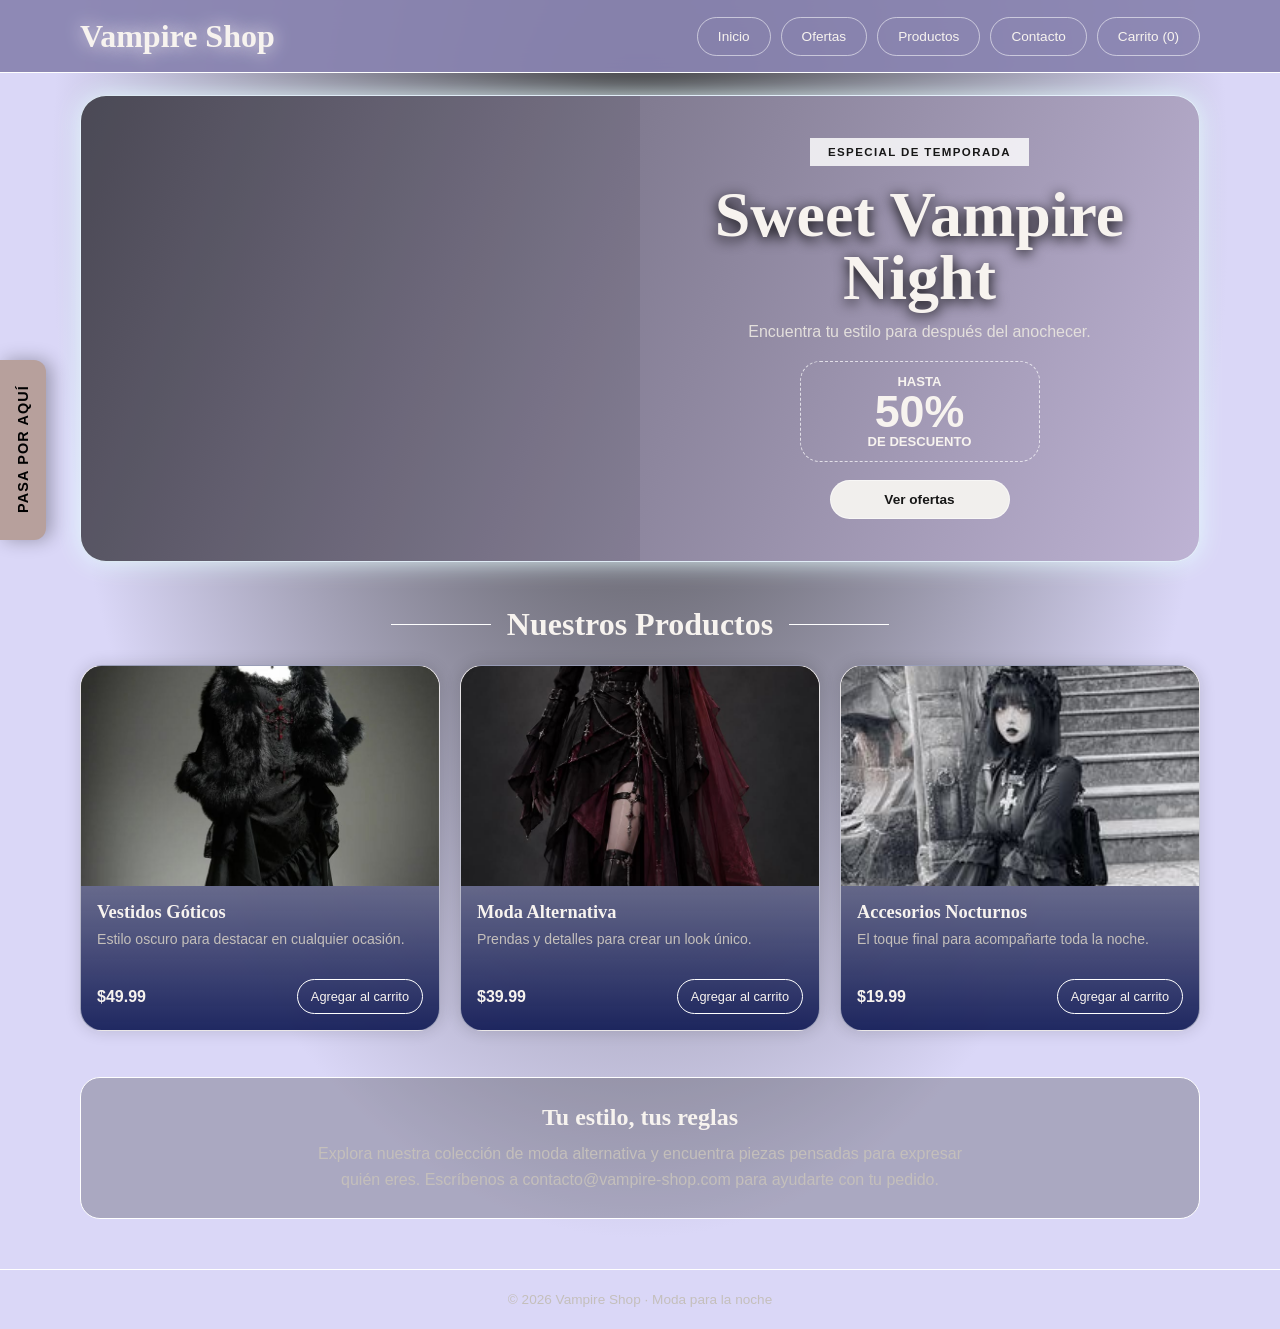
<file: portafolio/proyectos/sesion-14/index.html>
<!DOCTYPE html>
<html lang="es">
<head>
    <meta charset="UTF-8">
    <meta name="viewport" content="width=device-width, initial-scale=1.0">
    <meta name="theme-color" content="#111111">
    <title>Vampire Shop | Moda para la noche</title>
    <style>
        :root {
            color-scheme: dark;
            --background: #dad7f7;
            --surface: #e6f0fc;
            --surface-light: #fcf6f6;
            --text: #f7f3ef;
            --muted: #c4bfbb;
            --accent: #c7a6a0;
            --line: rgb(255, 255, 255);
        }

        * {
            box-sizing: border-box;
            margin: 0;
            padding: 0;
        }

        html {
            scroll-behavior: smooth;
        }

        body {
            min-width: 320px;
            background: radial-gradient(ellipse at 50% 15%, #393939 0, var(--background) 65%);
            color: var(--text);
            font-family: Arial, sans-serif;
        }

        a {
            color: inherit;
            text-decoration: none;
        }

        .site-header {
            position: sticky;
            z-index: 5;
            top: 0;
            border-bottom: 1px solid var(--line);
            background: rgba(138, 132, 177, 0.94);
            backdrop-filter: blur(12px);
        }

        .header-inner {
            width: min(1120px, calc(100% - 40px));
            min-height: 72px;
            margin: 0 auto;
            display: flex;
            align-items: center;
            justify-content: space-between;
            gap: 24px;
        }

        .brand {
            font-family: Georgia, serif;
            font-size: clamp(1.5rem, 3vw, 2rem);
            font-weight: 700;
            text-shadow: 0 0 18px rgba(255, 251, 251, 0.829);
        }

        .main-nav {
            display: flex;
            flex-wrap: wrap;
            justify-content: flex-end;
            gap: 10px;
        }

        .main-nav a,
        .button {
            border: 1px solid rgba(255, 255, 255, .55);
            border-radius: 999px;
            padding: 11px 20px;
            background: transparent;
            color: var(--text);
            font-size: .85rem;
            transition: background .2s ease, color .2s ease, transform .2s ease;
        }

        .main-nav a:hover,
        .main-nav a:focus-visible,
        .button:hover,
        .button:focus-visible {
            background: var(--text);
            color: #fdfdfd;
            transform: translateY(-2px);
        }

        main {
            width: min(1120px, calc(100% - 40px));
            margin: 22px auto 0;
        }

        .hero {
            min-height: 360px;
            overflow: hidden;
            display: grid;
            grid-template-columns: 1fr 1fr;
            border: 1px solid rgba(233, 247, 255, 0.918);
            border-radius: 26px;
            background: linear-gradient(110deg, #514f5c, #beb3d4);
            box-shadow: 0 0 24px rgb(228, 249, 253);
        }

        .hero-image {
            min-height: 360px;
            background:
                linear-gradient(0deg, rgba(0, 0, 0, .08), rgba(0, 0, 0, .08)),
                url("https://i.pinimg.com/736x/8e/f1/ad/8ef1ade1983dd9e93f56c023a199ff50.jpg") center 35% / cover;
        }

        .hero-copy {
            align-self: center;
            padding: 42px clamp(24px, 5vw, 64px);
            text-align: center;
        }

        .eyebrow {
            display: inline-block;
            margin-bottom: 18px;
            padding: 8px 18px;
            background: rgba(255, 255, 255, .82);
            color: #171717;
            font-size: .72rem;
            font-weight: 700;
            letter-spacing: .12em;
            text-transform: uppercase;
        }

        h1,
        h2,
        h3 {
            font-family: Georgia, "Times New Roman", serif;
        }

        .hero h1 {
            font-size: clamp(2.5rem, 5vw, 4rem);
            line-height: .98;
            text-shadow: 0 3px 14px #000;
        }

        .hero-copy p {
            margin: 14px 0 20px;
            color: #e3dfdc;
        }

        .discount {
            width: min(240px, 100%);
            margin: 0 auto 18px;
            padding: 12px;
            border: 1px dashed rgba(255, 255, 255, .7);
            border-radius: 20px;
            font-size: .82rem;
            font-weight: 700;
            text-transform: uppercase;
        }

        .discount strong {
            display: block;
            font-size: 2.8rem;
            line-height: 1;
        }

        .button-primary {
            display: inline-block;
            min-width: 180px;
            background: #f1efed;
            color: #171717;
            font-weight: 700;
        }

        .section {
            padding: 44px 0 20px;
            scroll-margin-top: 90px;
        }

        .section-title {
            display: flex;
            align-items: center;
            justify-content: center;
            gap: 16px;
            margin-bottom: 22px;
            text-align: center;
        }

        .section-title::before,
        .section-title::after {
            width: min(100px, 12vw);
            height: 1px;
            background: var(--line);
            content: "";
        }

        .section-title h2 {
            font-size: clamp(1.6rem, 3vw, 2rem);
        }

        .product-grid {
            display: grid;
            grid-template-columns: repeat(3, minmax(0, 1fr));
            gap: 20px;
        }

        .product-card {
            overflow: hidden;
            border: 1px solid rgba(255, 255, 255, .55);
            border-radius: 22px;
            background: linear-gradient(#d3cccc, #0d1752e8);
            box-shadow: 0 0 16px rgba(17, 16, 16, 0.16);
            transition: transform .2s ease, box-shadow .2s ease;
        }

        .product-card:hover {
            transform: translateY(-5px);
            box-shadow: 0 8px 22px rgba(0, 0, 0, .4);
        }

        .product-card img {
            display: block;
            width: 100%;
            height: 220px;
            object-fit: cover;
            object-position: center 35%;
            background: #444;
        }

        .product-info {
            padding: 16px;
        }

        .product-info h3 {
            margin-bottom: 6px;
            font-size: 1.15rem;
        }

        .product-info p {
            min-height: 36px;
            color: var(--muted);
            font-size: .88rem;
            line-height: 1.45;
        }

        .product-bottom {
            display: flex;
            align-items: center;
            justify-content: space-between;
            gap: 10px;
            margin-top: 14px;
        }

        .price {
            font-weight: 700;
        }

        .add-button {
            border: 1px solid var(--line);
            border-radius: 999px;
            padding: 9px 13px;
            background: transparent;
            color: var(--text);
            cursor: pointer;
            font: inherit;
            font-size: .8rem;
        }

        .add-button:hover,
        .add-button:focus-visible {
            background: var(--text);
            color: #171717;
        }

        .about {
            margin: 26px 0 50px;
            padding: 26px;
            border: 1px solid var(--line);
            border-radius: 20px;
            background: rgba(0, 0, 0, .22);
            text-align: center;
        }

        .about h2 {
            margin-bottom: 10px;
        }

        .about p {
            max-width: 680px;
            margin: 0 auto;
            color: var(--muted);
            line-height: 1.6;
        }

        .site-footer {
            padding: 22px;
            border-top: 1px solid var(--line);
            color: var(--muted);
            text-align: center;
            font-size: .85rem;
        }

        /* Promociones desplegables del panel lateral */
        .side-panel {
            --tab-width: 46px;
            position: fixed;
            z-index: 10;
            top: 50%;
            left: 0;
            display: flex;
            width: min(80vw, 900px);
            height: min(70vh, 590px);
            transform: translateY(-50%);
            transition: transform .32s ease;
            pointer-events: none;
        }

        .side-panel.is-open {
            transform: translate(0, -50%);
        }

        .panel-tab {
            position: relative;
            z-index: 1;
            align-self: center;
            flex: 0 0 var(--tab-width);
            min-height: 180px;
            border: 0;
            border-radius: 0 12px 12px 0;
            background: #b7a09c;
            color: #000000;
            cursor: pointer;
            pointer-events: auto;
            box-shadow: 5px 0 18px rgba(0, 0, 0, .3);
        }

        .panel-tab span {
            display: inline-block;
            writing-mode: vertical-rl;
            transform: rotate(180deg);
            font-size: .9rem;
            font-weight: 700;
            letter-spacing: .08em;
        }

        .panel-content {
            width: calc(100% - var(--tab-width));
            min-width: 0;
            overflow-y: auto;
            padding: 24px;
            border: 1px solid rgba(255, 255, 255, .55);
            border-left: 0;
            border-radius: 0 20px 20px 0;
            background: rgba(202, 190, 190, 0.822);
            box-shadow: 8px 0 30px rgba(194, 205, 253, 0.918);
            opacity: 0;
            pointer-events: none;
            transform: translateX(-100%);
            visibility: hidden;
            transition: opacity .2s ease .1s, transform .32s ease, visibility .32s;
        }

        .is-open .panel-content {
            opacity: 1;
            pointer-events: auto;
            transform: translateX(0);
            visibility: visible;
        }

        .panel-content h2 {
            margin-bottom: 6px;
            font-size: clamp(1.4rem, 3vw, 2rem);
        }

        .panel-intro {
            margin-bottom: 18px;
            color: var(--muted);
            font-size: .9rem;
        }

        .ad-grid {
            display: grid;
            grid-template-columns: repeat(2, minmax(0, 1fr));
            gap: 14px;
        }

        .ad-card {
            position: relative;
            min-height: 220px;
            overflow: hidden;
            display: flex;
            align-items: flex-end;
            border: 1px solid var(--line);
            border-radius: 14px;
            background: #f3e5e5;
        }

        .ad-card img {
            position: absolute;
            inset: 0;
            width: 100%;
            height: 100%;
            object-fit: cover;
            transition: transform .35s ease;
        }

        .ad-card:hover img {
            transform: scale(1.05);
        }

        .ad-copy {
            position: relative;
            width: 100%;
            padding: 34px 14px 14px;
            background: linear-gradient(transparent, rgba(206, 211, 255, 0.88));
        }

        .ad-copy h3 {
            margin-bottom: 4px;
            font-size: 1.15rem;
        }

        .ad-copy p {
            color: #eee;
            font-size: .82rem;
        }

        .sr-only {
            position: absolute;
            width: 1px;
            height: 1px;
            overflow: hidden;
            clip: rect(0, 0, 0, 0);
            white-space: nowrap;
            clip-path: inset(50%);
        }

        @media (max-width: 700px) {
            .header-inner {
                padding: 12px 0;
                align-items: flex-start;
                flex-direction: column;
                gap: 12px;
            }

            .main-nav {
                width: 100%;
                justify-content: flex-start;
                gap: 7px;
            }

            .main-nav a {
                padding: 9px 13px;
                font-size: .78rem;
            }

            main {
                margin-top: 16px;
            }

            .hero {
                grid-template-columns: 1fr;
            }

            .hero-image {
                min-height: 240px;
            }

            .hero-copy {
                padding: 28px 20px;
            }

            .product-grid {
                grid-template-columns: repeat(2, minmax(0, 1fr));
                gap: 12px;
            }

            .product-card img {
                height: 190px;
            }

            .product-info {
                padding: 12px;
            }

            .product-bottom {
                align-items: flex-start;
                flex-direction: column;
            }

            .side-panel {
                width: min(88vw, 600px);
                height: min(72vh, 590px);
            }

            .panel-content {
                padding: 16px;
            }

            .ad-grid {
                grid-template-columns: 1fr;
            }

            .ad-card {
                min-height: 170px;
            }
        }

        @media (max-width: 420px) {
            main,
            .header-inner {
                width: calc(100% - 28px);
            }

            .product-grid {
                grid-template-columns: 1fr;
            }

            .product-card img {
                height: 240px;
            }

            .side-panel {
                --tab-width: 40px;
            }
        }

        @media (prefers-reduced-motion: reduce) {
            *,
            *::before,
            *::after {
                scroll-behavior: auto !important;
                transition-duration: .01ms !important;
            }
        }
    </style>
</head>
<body>
    <header class="site-header">
        <div class="header-inner">
            <a class="brand" href="#inicio">Vampire Shop</a>
            <nav class="main-nav" aria-label="Navegación principal">
                <a href="#inicio">Inicio</a>
                <a href="#ofertas">Ofertas</a>
                <a href="#productos">Productos</a>
                <a href="#contacto">Contacto</a>
                <a href="#productos" aria-label="Carrito de compras">Carrito (<span id="cart-count">0</span>)</a>
            </nav>
        </div>
    </header>

    <main id="inicio">
        <section class="hero" id="ofertas" aria-labelledby="hero-title">
            <div class="hero-image" role="img" aria-label="Modelo con un elegante atuendo oscuro"></div>
            <div class="hero-copy">
                <span class="eyebrow">Especial de temporada</span>
                <h1 id="hero-title">Sweet Vampire<br>Night</h1>
                <p>Encuentra tu estilo para después del anochecer.</p>
                <div class="discount">Hasta<strong>50%</strong>de descuento</div>
                <a class="button button-primary" href="#productos">Ver ofertas</a>
            </div>
        </section>

        <section class="section" id="productos" aria-labelledby="products-title">
            <div class="section-title">
                <h2 id="products-title">Nuestros Productos</h2>
            </div>
            <div class="product-grid">
                <article class="product-card">
                    <img src="fd7145a2427090e441618f645e90dc2f.jpg" alt="Selección de prendas negras de moda" loading="lazy">
                    <div class="product-info">
                        <h3>Vestidos Góticos</h3>
                        <p>Estilo oscuro para destacar en cualquier ocasión.</p>
                        <div class="product-bottom">
                            <span class="price">$49.99</span>
                            <button class="add-button" type="button">Agregar al carrito</button>
                        </div>
                    </div>
                </article>
                <article class="product-card">
                    <img src="img.jpg" alt="Look alternativo con prendas de tonos oscuros" loading="lazy">
                    <div class="product-info">
                        <h3>Moda Alternativa</h3>
                        <p>Prendas y detalles para crear un look único.</p>
                        <div class="product-bottom">
                            <span class="price">$39.99</span>
                            <button class="add-button" type="button">Agregar al carrito</button>
                        </div>
                    </div>
                </article>
                <article class="product-card">
                    <img src="img1.jpg" alt="Ropa y accesorios de estilo alternativo" loading="lazy">
                    <div class="product-info">
                        <h3>Accesorios Nocturnos</h3>
                        <p>El toque final para acompañarte toda la noche.</p>
                        <div class="product-bottom">
                            <span class="price">$19.99</span>
                            <button class="add-button" type="button">Agregar al carrito</button>
                        </div>
                    </div>
                </article>
            </div>
        </section>

        <section class="about" id="contacto" aria-labelledby="contact-title">
            <h2 id="contact-title">Tu estilo, tus reglas</h2>
            <p>Explora nuestra colección de moda alternativa y encuentra piezas pensadas para expresar quién eres. Escríbenos a contacto@vampire-shop.com para ayudarte con tu pedido.</p>
        </section>
    </main>

    <aside class="side-panel" id="side-panel" aria-label="Promociones especiales">
        <button class="panel-tab" id="panel-toggle" type="button" aria-expanded="false" aria-controls="panel-content">
            <span>PASA POR AQUÍ</span>
            <span class="sr-only"> para ver promociones</span>
        </button>
        <div class="panel-content" id="panel-content" aria-hidden="true">
            <h2>Promociones para ti</h2>
            <p class="panel-intro">Descubre novedades y ofertas especiales de la temporada.</p>
            <div class="ad-grid">
                <article class="ad-card">
                    <img src="img4.jpg" alt="Modelo luciendo moda de temporada" loading="lazy">
                    <div class="ad-copy">
                        <h3>Nueva colección</h3>
                        <p>Looks que brillan después del anochecer.</p>
                    </div>
                </article>
                <article class="ad-card">
                    <img src="img5.jpg" alt="Amigas disfrutando una tarde de compras" loading="lazy">
                    <div class="ad-copy">
                        <h3>Noche de ofertas</h3>
                        <p>Hasta 50% de descuento en estilos seleccionados.</p>
                    </div>
                </article>
                <article class="ad-card">
                    <img src="img7.jpg" alt="Propuesta de moda contemporánea" loading="lazy">
                    <div class="ad-copy">
                        <h3>Estilo alternativo</h3>
                        <p>Encuentra prendas para crear tu propio look.</p>
                    </div>
                </article>
                <article class="ad-card">
                    <img src="img6.jpg" alt="Prendas de vestir para una colección de temporada" loading="lazy">
                    <div class="ad-copy">
                        <h3>Últimas piezas</h3>
                        <p>Renueva tu guardarropa con la selección de temporada.</p>
                    </div>
                </article>
            </div>
        </div>
    </aside>

    <footer class="site-footer">
        <p>© 2026 Vampire Shop · Moda para la noche</p>
    </footer>

    <script>
        const sidePanel = document.getElementById("side-panel");
        const panelToggle = document.getElementById("panel-toggle");
        const panelContent = document.getElementById("panel-content");
        const cartCount = document.getElementById("cart-count");
        let itemsInCart = 0;
        let openedByHover = false;

        function setPanelOpen(isOpen) {
            sidePanel.classList.toggle("is-open", isOpen);
            panelToggle.setAttribute("aria-expanded", String(isOpen));
            panelContent.setAttribute("aria-hidden", String(!isOpen));
        }

        panelToggle.addEventListener("click", () => {
            if (openedByHover) {
                openedByHover = false;
                setPanelOpen(true);
                return;
            }
            setPanelOpen(panelToggle.getAttribute("aria-expanded") !== "true");
        });

        sidePanel.addEventListener("mouseenter", () => {
            if (panelToggle.getAttribute("aria-expanded") !== "true") {
                openedByHover = true;
                setPanelOpen(true);
            }
        });
        sidePanel.addEventListener("mouseleave", () => {
            openedByHover = false;
            setPanelOpen(false);
        });

        document.addEventListener("keydown", (event) => {
            if (event.key === "Escape") {
                setPanelOpen(false);
            }
        });

        document.querySelectorAll(".add-button").forEach((button) => {
            button.addEventListener("click", () => {
                itemsInCart += 1;
                cartCount.textContent = String(itemsInCart);
                button.textContent = "Agregado";
                window.setTimeout(() => {
                    button.textContent = "Agregar al carrito";
                }, 1200);
            });
        });
    </script>
</body>
</html>
</file>
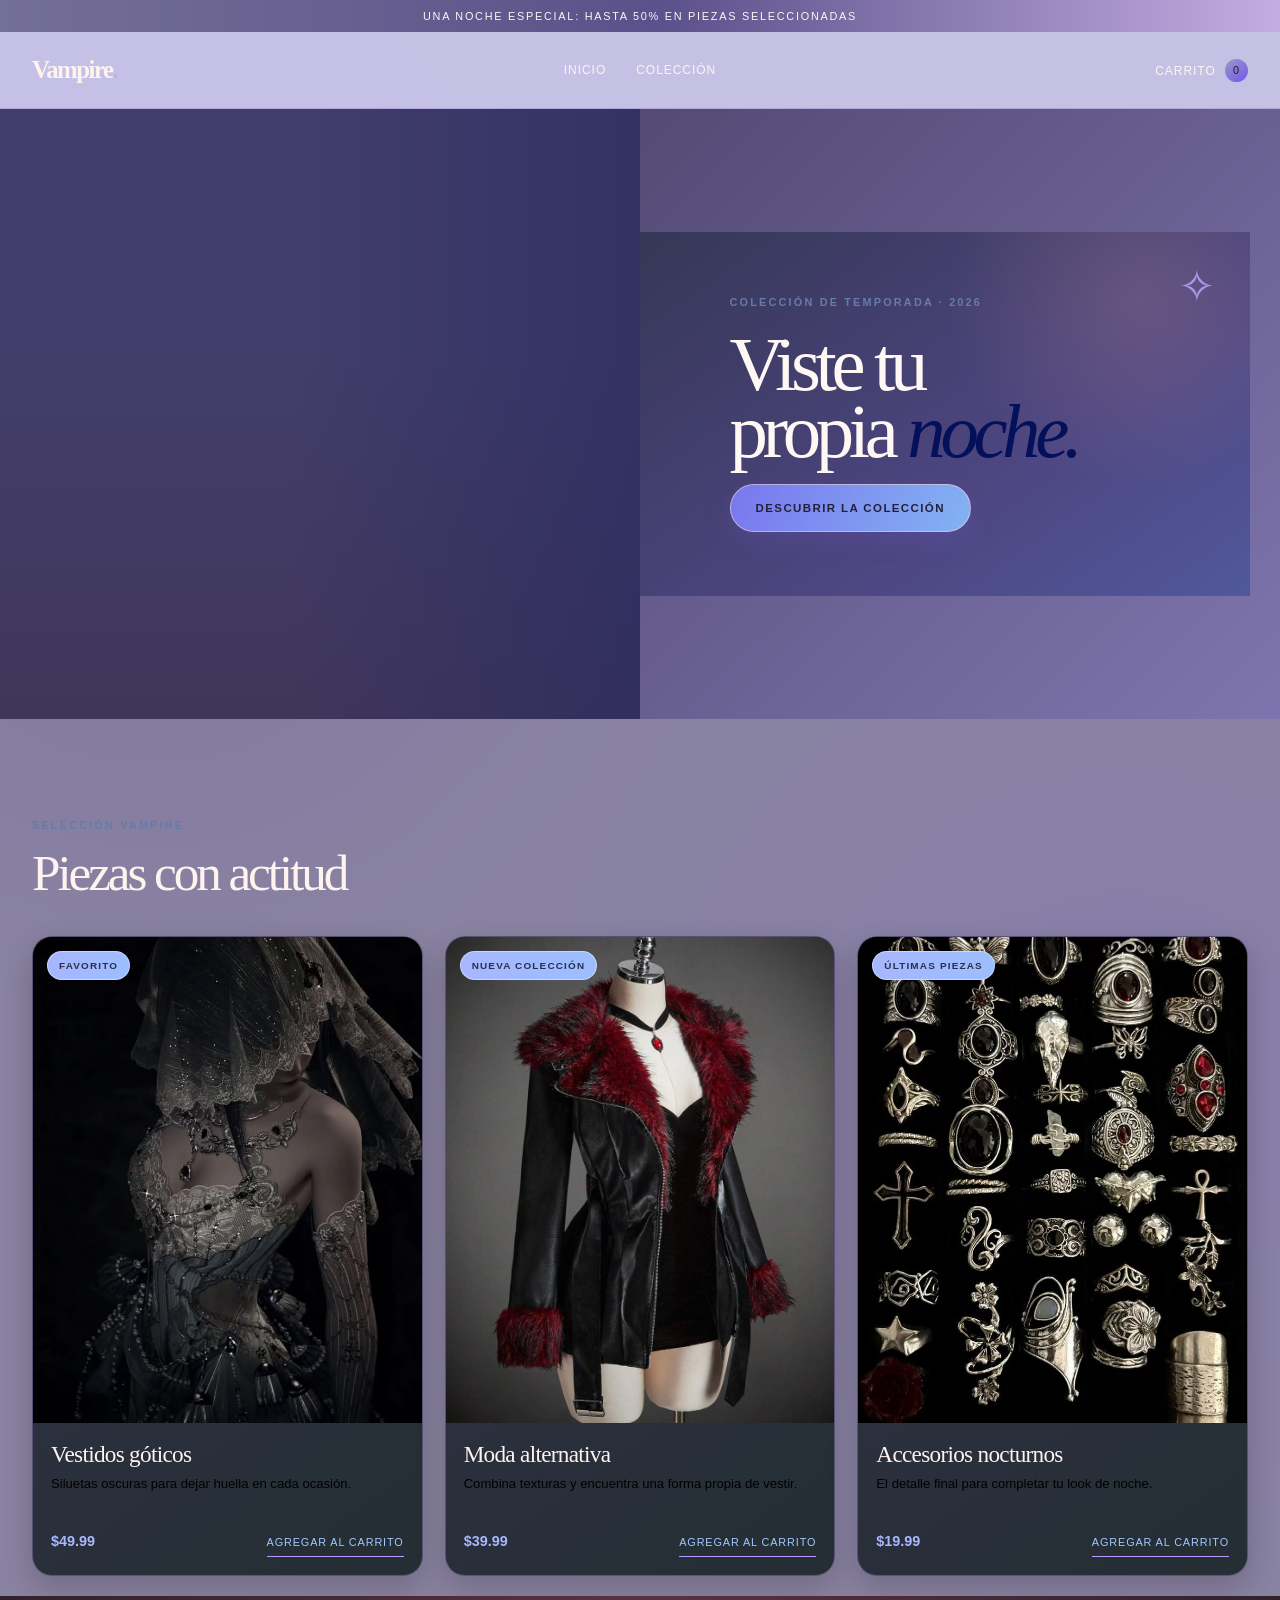
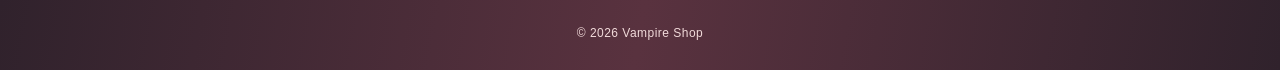
<file: portafolio/proyectos/sesion-15/practica.html>
<!DOCTYPE html>
<html lang="es">
<head>
    <meta charset="UTF-8">
    <meta name="viewport" content="width=device-width, initial-scale=1.0">
    <meta name="theme-color" content="#261b22">
    <meta name="description" content="Vampire Shop: moda alternativa para vestir tu propia noche.">
    <title>Vampire Shop — Viste tu propia noche</title>
    <style>
        :root {
            color-scheme: dark;
            --paper: #aca4cbc6;
            --ink: #fff3f0;
            --muted: #000000;
            --wine: #bdb5e3;
            --line: rgba(153, 127, 201, 0.422);
            --serif: "Iowan Old Style", "Palatino Linotype", "Book Antiqua", Georgia, serif;
        }

        * { box-sizing: border-box; }

        html { scroll-behavior: smooth; }

        body {
            min-width: 320px;
            margin: 0;
            background:
                radial-gradient(ellipse at 12% 25%, rgba(99, 66, 166, 0.2), transparent 34rem),
                radial-gradient(ellipse at 88% 65%, rgba(130, 104, 217, 0.18), transparent 38rem),
                var(--paper);
            color: var(--ink);
            font-family: Arial, Helvetica, sans-serif;
        }

        body, button, a { -webkit-tap-highlight-color: transparent; }
        a { color: inherit; text-decoration: none; }
        button { font: inherit; }
        img { display: block; max-width: 100%; }
        [hidden] { display: none !important; }

        #loader {
            position: fixed;
            z-index: 100;
            inset: 0;
            display: grid;
            place-items: center;
            background: radial-gradient(circle at center, #343863, #8d90a5 70%);
            transition: opacity .45s ease, visibility .45s ease;
        }

        #loader.oculto {
            opacity: 0;
            visibility: hidden;
            pointer-events: none;
        }

        #loader img {
            width: clamp(140px, 22vw, 200px);
            height: clamp(140px, 22vw, 200px);
            border-radius: 50%;
            object-fit: cover;
            animation: girar 1.2s linear infinite;
            border: 2px solid rgba(168, 203, 255, 0.75);
            box-shadow: 0 0 28px rgba(133, 178, 255, 0.4);
        }

        @keyframes girar { to { transform: rotate(360deg); } }

        .announcement {
            padding: 10px 20px;
            background: linear-gradient(90deg, #746f96, #5b518b 52%, #c3ace1);
            color: #fff5f1;
            text-align: center;
            font-size: .68rem;
            letter-spacing: .16em;
            text-transform: uppercase;
        }

        .site-header {
            position: sticky;
            z-index: 10;
            top: 0;
            border-bottom: 1px solid var(--line);
            background: rgba(201, 197, 233, 0.94);
            backdrop-filter: blur(14px);
        }

        .header-inner {
            width: min(1240px, calc(100% - 64px));
            min-height: 76px;
            margin: 0 auto;
            display: grid;
            grid-template-columns: 1fr auto 1fr;
            align-items: center;
            gap: 24px;
        }

        .brand {
            width: fit-content;
            font-family: var(--serif);
            font-size: 1.55rem;
            font-weight: 700;
            letter-spacing: -.06em;
        }

        .brand span { color: var(--wine); }

        .main-nav {
            display: flex;
            align-items: center;
            gap: 30px;
        }

        .main-nav a, .cart-link {
            font-size: .75rem;
            letter-spacing: .08em;
            text-transform: uppercase;
        }

        .main-nav a { transition: color .2s ease; }
        .main-nav a:hover, .main-nav a:focus-visible { color: var(--wine); }
        .cart-link { justify-self: end; }

        .cart-link span {
            display: inline-grid;
            width: 23px;
            height: 23px;
            margin-left: 5px;
            place-items: center;
            border-radius: 50%;
            background: linear-gradient(145deg, #9699c9, #7558e8);
            color: #261c37;
            font-size: .68rem;
        }

        main { overflow: hidden; }

        .hero {
            position: relative;
            min-height: 610px;
            display: grid;
            grid-template-columns: 1fr 1fr;
            background: linear-gradient(135deg, #3e3458, #7e75ae);
        }

        .hero-image {
            min-height: 610px;
            background:
                linear-gradient(90deg, rgba(47, 28, 36, .12) 45%, rgba(40, 41, 91, 0.66)),
                linear-gradient(0deg, rgba(58, 28, 40, .25), transparent 60%),
                url("https://i.pinimg.com/1200x/70/b6/59/70b659cc38986bc6ec32b2416643ebba.jpg") center 35% / cover,
                #454375;
        }

        .hero-copy {
            position: relative;
            align-self: center;
            max-width: 610px;
            padding: 64px clamp(36px, 7vw, 110px);
            background:
                radial-gradient(circle at 82% 18%, rgba(255, 172, 157, .16), transparent 12rem),
                linear-gradient(145deg, #363757, #4d4681 62%, #50589b);
        }

        .hero-copy::after {
            position: absolute;
            top: 28px;
            right: 34px;
            color: #bca8ff;
            content: "✧";
            font-size: 2.8rem;
            opacity: .8;
        }

        .eyebrow {
            display: block;
            margin-bottom: 24px;
            color: #657ca8;
            font-size: .68rem;
            font-weight: 700;
            letter-spacing: .2em;
            text-transform: uppercase;
        }

        h1, h2, h3, p { margin-top: 0; }
        h1, h2, h3 { font-family: var(--serif); font-weight: 500; }

        .hero h1 {
            margin-bottom: 18px;
            font-size: clamp(3.4rem, 6vw, 6.5rem);
            line-height: .87;
            letter-spacing: -.07em;
            color: #fff7f4;
        }

        .hero h1 em { color: #05105b; font-weight: 400; }
        .hero-copy > p { max-width: 340px; color: #d4e6f0; line-height: 1.7; }

        .hero-offer {
            margin: 28px 0;
            padding-left: 14px;
            border-left: 2px solid var(--wine);
            color: #f0d7d4;
            font-size: .82rem;
            line-height: 1.6;
        }

        .hero-offer strong {
            display: block;
            color: #b7a8ff;
            font-family: var(--serif);
            font-size: 1.65rem;
            font-weight: 500;
        }

        .button {
            min-height: 48px;
            display: inline-flex;
            align-items: center;
            justify-content: center;
            padding: 0 25px;
            border: 1px solid rgba(255, 220, 211, .5);
            border-radius: 999px;
            background: linear-gradient(110deg, #7977ee, #83b2f3);
            color: #25203a;
            font-weight: 700;
            box-shadow: 0 8px 24px rgba(110, 87, 210, 0.22);
            cursor: pointer;
            font-size: .72rem;
            letter-spacing: .12em;
            text-transform: uppercase;
            transition: background .2s, color .2s, border-color .2s;
        }

        .button:hover, .button:focus-visible {
            border-color: #becfff;
            background: linear-gradient(110deg, #8dc0ff, #9bdcff);
            color: #39212a;
        }

        .section {
            width: min(1240px, calc(100% - 64px));
            margin: 0 auto;
            padding: 100px 0 20px;
            scroll-margin-top: 90px;
        }

        .section-heading {
            display: flex;
            align-items: end;
            justify-content: space-between;
            gap: 24px;
            margin-bottom: 34px;
        }

        .section-heading .eyebrow { margin-bottom: 12px; }
        .section-heading h2 {
            margin-bottom: 0;
            font-size: clamp(2.4rem, 4vw, 4rem);
            letter-spacing: -.06em;
        }

        .product-grid {
            display: grid;
            grid-template-columns: repeat(3, minmax(0, 1fr));
            gap: 22px;
        }

        .product-card {
            min-width: 0;
            overflow: hidden;
            border: 1px solid var(--line);
            border-radius: 20px;
            background: linear-gradient(145deg, #303249, #252e33);
            box-shadow: 0 12px 30px rgba(19, 9, 14, .2);
            transition: transform .25s ease, box-shadow .25s ease, border-color .25s ease;
        }

        .product-card:hover {
            transform: translateY(-5px);
            border-color: rgba(155, 152, 255, 0.58);
            box-shadow: 0 16px 36px rgba(19, 9, 14, .32), 0 0 22px rgba(226, 98, 109, .14);
        }

        .product-image {
            position: relative;
            overflow: hidden;
            aspect-ratio: 4 / 5;
            background: #353853;
        }

        .product-image img {
            width: 100%;
            height: 100%;
            object-fit: cover;
            transition: transform .5s ease;
        }

        .product-card:hover .product-image img { transform: scale(1.035); }

        .product-tag {
            position: absolute;
            top: 14px;
            left: 14px;
            padding: 8px 11px;
            border: 1px solid rgba(255, 255, 255, .4);
            border-radius: 999px;
            background: linear-gradient(110deg, #a7b6ff, #9bbeff);
            color: #283149;
            font-weight: 700;
            font-size: .62rem;
            letter-spacing: .12em;
            text-transform: uppercase;
        }

        .product-info { padding: 18px; }

        .product-info h3 {
            margin-bottom: 6px;
            font-size: 1.45rem;
            letter-spacing: -.03em;
            color: #fff3f0;
        }

        .product-info p {
            min-height: 38px;
            margin-bottom: 14px;
            color: var(--muted);
            font-size: .82rem;
            line-height: 1.5;
        }

        .product-bottom {
            display: flex;
            align-items: center;
            justify-content: space-between;
            gap: 12px;
        }

        .price { color: #a8b7ff; font-size: .9rem; font-weight: 700; }

        .add-button {
            padding: 10px 0 8px;
            border: 0;
            border-bottom: 1px solid #bd9aff;
            background: transparent;
            color: #a0c9ff;
            cursor: pointer;
            font-size: .68rem;
            letter-spacing: .08em;
            text-transform: uppercase;
        }

        .add-button:hover, .add-button:focus-visible { color: #042a4e; }
        .site-footer {
            padding: 30px 32px;
            background: linear-gradient(100deg, #30222c, #59323f, #30222c);
            color: #f1dada;
            text-align: center;
            font-size: .75rem;
            letter-spacing: .04em;
        }

        .site-footer p { margin: 0; }

        .toast {
            position: fixed;
            z-index: 30;
            right: 24px;
            bottom: 24px;
            max-width: calc(100vw - 48px);
            padding: 14px 18px;
            border: 1px solid rgba(255, 192, 168, .35);
            border-radius: 14px;
            background: linear-gradient(115deg, #743d4d, #4f70a2);
            color: white;
            font-size: .82rem;
            box-shadow: 0 10px 32px rgba(19, 9, 14, .42);
        }

        .sr-only {
            position: absolute;
            width: 1px;
            height: 1px;
            padding: 0;
            overflow: hidden;
            clip: rect(0, 0, 0, 0);
            white-space: nowrap;
            clip-path: inset(50%);
        }

        @media (max-width: 760px) {
            .header-inner {
                width: calc(100% - 36px);
                min-height: 68px;
                grid-template-columns: 1fr auto;
                row-gap: 0;
            }

            .brand { font-size: 1.35rem; }
            .main-nav {
                grid-column: 1 / -1;
                grid-row: 2;
                justify-content: center;
                gap: clamp(14px, 5vw, 28px);
                padding: 0 0 14px;
            }

            .main-nav a, .cart-link { font-size: .66rem; }
            .cart-link { grid-column: 2; grid-row: 1; }

            .hero { grid-template-columns: 1fr; }
            .hero-image { min-height: 430px; }
            .hero-copy { max-width: none; padding: 50px 9vw 58px; }
            .hero h1 { font-size: clamp(3.8rem, 15vw, 6.5rem); }

            .section, .manifesto { width: calc(100% - 36px); }
            .section { padding-top: 74px; }
            .section-heading { align-items: flex-start; flex-direction: column; }
            .product-grid { gap: 26px 14px; }
            .product-info h3 { font-size: 1.2rem; }
            .product-info p { min-height: 52px; }
            .product-bottom { align-items: flex-start; flex-direction: column; gap: 4px; }
            .manifesto { margin: 80px auto 70px; padding: 48px 4px; }
        }

        @media (max-width: 480px) {
            .announcement { font-size: .58rem; letter-spacing: .1em; }
            .main-nav { gap: 15px; }
            .main-nav a { font-size: .6rem; }
            .hero-image { min-height: 350px; }
            .product-grid { grid-template-columns: 1fr; gap: 30px; }
            .product-image { aspect-ratio: 4 / 4.6; }
            .product-info p { min-height: 0; }
            .product-bottom { align-items: center; flex-direction: row; }
        }

        @media (prefers-reduced-motion: reduce) {
            *, *::before, *::after {
                scroll-behavior: auto !important;
                animation-duration: .01ms !important;
                transition-duration: .01ms !important;
            }
        }

    </style>
</head>
<body>
    <div id="loader" role="status" aria-label="Cargando Vampire Shop">
        <img src="gojo.jpg" alt="">
        <span class="sr-only">Cargando tienda…</span>
    </div>

    <div class="announcement">Una noche especial: hasta 50% en piezas seleccionadas</div>

    <header class="site-header">
        <div class="header-inner">
            <a class="brand" href="#inicio" aria-label="Vampire Shop, inicio">Vampire<span>.</span></a>
            <nav class="main-nav" aria-label="Navegación principal">
                <a href="#inicio">Inicio</a>
                <a href="#coleccion">Colección</a>
            </nav>
            <a class="cart-link" href="#coleccion" aria-label="Carrito de compras, 0 productos">
                Carrito <span id="cart-count" aria-live="polite">0</span>
            </a>
        </div>
    </header>

    <main id="inicio">
        <section class="hero" aria-labelledby="hero-title">
            <div class="hero-image" role="img" aria-label="Modelo con un look de moda alternativa"></div>
            <div class="hero-copy">
                <span class="eyebrow">Colección de temporada · 2026</span>
                <h1 id="hero-title">Viste tu<br>propia <em>noche.</em></h1>
                <a class="button" href="#coleccion">Descubrir la colección</a>
            </div>
        </section>

        <section class="section" id="coleccion" aria-labelledby="collection-title">
            <div class="section-heading">
                <div>
                    <span class="eyebrow">Selección Vampire</span>
                    <h2 id="collection-title">Piezas con actitud</h2>
                </div>
            </div>

            <div class="product-grid">
                <article class="product-card">
                    <div class="product-image">
                        <img src="ropa.jpg" alt="Vestido negro de estilo elegante" loading="lazy">
                        <span class="product-tag">Favorito</span>
                    </div>
                    <div class="product-info">
                        <h3>Vestidos góticos</h3>
                        <p>Siluetas oscuras para dejar huella en cada ocasión.</p>
                        <div class="product-bottom">
                            <span class="price">$49.99</span>
                            <button class="add-button" type="button" data-product="Vestidos góticos">Agregar al carrito</button>
                        </div>
                    </div>
                </article>

                <article class="product-card">
                    <div class="product-image">
                        <img src="alt.jpg" alt="Conjunto de moda alternativa" loading="lazy">
                        <span class="product-tag">Nueva colección</span>
                    </div>
                    <div class="product-info">
                        <h3>Moda alternativa</h3>
                        <p>Combina texturas y encuentra una forma propia de vestir.</p>
                        <div class="product-bottom">
                            <span class="price">$39.99</span>
                            <button class="add-button" type="button" data-product="Moda alternativa">Agregar al carrito</button>
                        </div>
                    </div>
                </article>

                <article class="product-card">
                    <div class="product-image">
                        <img src="accesorios.jpg" alt="Accesorios de moda en tonos plateados" loading="lazy">
                        <span class="product-tag">Últimas piezas</span>
                    </div>
                    <div class="product-info">
                        <h3>Accesorios nocturnos</h3>
                        <p>El detalle final para completar tu look de noche.</p>
                        <div class="product-bottom">
                            <span class="price">$19.99</span>
                            <button class="add-button" type="button" data-product="Accesorios nocturnos">Agregar al carrito</button>
                        </div>
                    </div>
                </article>
            </div>
        </section>
    </main>

    <footer class="site-footer">
        <p>© 2026 Vampire Shop</p>
    </footer>

    <div class="toast" id="cart-message" role="status" aria-live="polite" hidden></div>

    <script>
        const loader = document.getElementById("loader");
        const cartCount = document.getElementById("cart-count");
        const cartLink = document.querySelector(".cart-link");
        const cartMessage = document.getElementById("cart-message");
        let itemsInCart = 0;
        let toastTimer;

        window.addEventListener("load", () => {
            window.setTimeout(() => loader.classList.add("oculto"), 1200);
            window.setTimeout(() => loader.remove(), 1700);
        });

        document.querySelectorAll(".add-button").forEach((button) => {
            button.addEventListener("click", () => {
                itemsInCart += 1;
                cartCount.textContent = String(itemsInCart);
                cartLink.setAttribute("aria-label", `Carrito de compras, ${itemsInCart} ${itemsInCart === 1 ? "producto" : "productos"}`);
                cartMessage.textContent = `${button.dataset.product} agregado al carrito`;
                cartMessage.hidden = false;
                window.clearTimeout(toastTimer);
                toastTimer = window.setTimeout(() => {
                    cartMessage.hidden = true;
                }, 2200);
            });
        });
    </script>
</body>
</html>
</file>
<file: portafolio/style.css>
:root {
  color-scheme: light;
  --paper: #f6f1ff;
  --paper-light: #fffaff;
  --ink: #241a35;
  --muted: #6b6379;
  --lavender-dark: #72549f;
  --violet: #8f6bd0;
  --pixel-font: "Silkscreen", monospace;
}

* { box-sizing: border-box; margin: 0; padding: 0; }
html { scroll-behavior: smooth; scroll-padding-top: 24px; }
body {
  min-width: 320px;
  color: var(--ink);
  background-color: var(--paper);
  background-image:
    radial-gradient(circle, rgba(104, 76, 155, .11) .7px, transparent .9px),
    radial-gradient(ellipse at 88% 8%, rgba(206, 177, 248, .35), transparent 35%),
    radial-gradient(ellipse at 8% 52%, rgba(246, 190, 222, .18), transparent 32%),
    repeating-linear-gradient(0deg, transparent 0 42px, rgba(78, 54, 112, .025) 42px 43px);
  background-size: 7px 7px, auto, auto, auto;
  font-family: "Nunito", sans-serif;
  line-height: 1.55;
}
a { color: inherit; text-decoration: none; }
button { font: inherit; cursor: pointer; }
a:focus-visible, button:focus-visible { outline: 2px solid var(--violet); outline-offset: 4px; }

main { width: min(1480px, calc(100% - 64px)); margin: 0 auto; }
.hero {
  position: relative;
  display: flex;
  min-height: 760px;
  min-height: 100svh;
  flex-direction: column;
  overflow: hidden;
  padding: 0 clamp(28px, 6vw, 92px);
  border-bottom: 2px solid #8063aa;
  background:
    radial-gradient(ellipse at 85% 22%, rgba(218, 198, 250, .55), transparent 34%),
    linear-gradient(112deg, #fffaff, #f1e8ff 55%, #e5dcfa);
}
.hero::before, .hero::after {
  position: absolute;
  z-index: 0;
  content: "";
  pointer-events: none;
}
.hero::before {
  top: 16%;
  left: -9%;
  width: 250px;
  height: 370px;
  border: 2px dashed rgba(113, 83, 157, .55);
  clip-path: polygon(0 9%, 34% 9%, 34% 0, 62% 0, 62% 18%, 100% 18%, 100% 73%, 76% 73%, 76% 100%, 20% 100%, 20% 78%, 0 78%);
  transform: rotate(-12deg);
}
.hero::after {
  top: 11%;
  right: 4%;
  width: 11px;
  height: 11px;
  background: var(--violet);
  box-shadow: 21px 0 var(--violet), 42px 0 var(--violet), 21px 21px var(--violet), 170px 184px #d68fb9, 191px 184px #d68fb9, 170px 205px #d68fb9, -170px 300px #9fb6e3;
  opacity: .75;
}
.site-header {
  position: relative;
  z-index: 5;
  display: flex;
  min-height: 84px;
  align-items: center;
  justify-content: space-between;
  border-bottom: 1px solid rgba(103, 77, 142, .35);
}
.brand { font: 700 1.2rem var(--pixel-font); letter-spacing: -.08em; }
.brand span { color: var(--violet); }
.nav { display: flex; align-items: center; gap: clamp(18px, 3vw, 42px); }
.nav a { font-size: .83rem; font-weight: 800; transition: color .2s ease; }
.nav a:hover, .nav a.active { color: var(--violet); }
.menu-btn { display: none; }

.hero-content {
  position: relative;
  z-index: 1;
  display: grid;
  flex: 1;
  grid-template-columns: 1.05fr .95fr;
  align-items: center;
  gap: clamp(32px, 5vw, 76px);
  padding: 58px 0 82px;
}
.hero-copy { max-width: 690px; }
.eyebrow { color: #775a9e; font: 700 .57rem var(--pixel-font); letter-spacing: .04em; }
.hero h1 {
  margin: 20px 0 18px;
  font: 400 clamp(2.8rem, 6.5vw, 6.3rem)/1.22 var(--pixel-font);
  letter-spacing: -.1em;
}
h1 em, h2 em {
  color: var(--lavender-dark);
  background: linear-gradient(100deg, #7656af, #a277d3 55%, #d17dab);
  background-clip: text;
  -webkit-text-fill-color: transparent;
  font-style: normal;
}
.hero h1 em { font-size: .66em; letter-spacing: -.09em; }
.hero-sub { max-width: 590px; margin-bottom: 22px; color: #5e566d; font-size: 1rem; }
.hero-details { display: grid; grid-template-columns: repeat(3, 1fr); gap: 14px; max-width: 690px; margin: 24px 0 25px; }
.hero-details p { padding-left: 10px; border-left: 1px solid #a68bc8; color: #3f324f; font-size: .78rem; font-weight: 800; line-height: 1.4; }
.hero-details span { display: block; margin-bottom: 5px; color: #806b99; font: 400 .43rem var(--pixel-font); }
.btn-main {
  display: inline-flex;
  min-height: 44px;
  align-items: center;
  padding: 0 20px;
  border: 1px solid #7554a5;
  background: linear-gradient(110deg, #8060c0, #a678d1 58%, #d78bb6);
  color: #fffaff;
  box-shadow: 3px 3px 0 rgba(87, 59, 126, .35);
  font-size: .83rem;
  font-weight: 900;
  transition: transform .2s ease, box-shadow .2s ease;
}
.btn-main:hover { transform: translate(2px, 2px); box-shadow: 1px 1px 0 rgba(87, 59, 126, .35); }

.hero-art { position: relative; display: grid; min-height: 390px; place-items: center; }
.hero-artwork {
  position: relative;
  width: min(100%, 610px);
  height: clamp(300px, 34vw, 430px);
  overflow: hidden;
  border: 1px solid #8a71b0;
  background:
    radial-gradient(circle, rgba(82, 57, 118, .16) .7px, transparent .9px),
    linear-gradient(135deg, #e8ddfb, #b9b5e3 52%, #efc8df);
  background-size: 5px 5px, auto;
  box-shadow: 5px 5px 0 rgba(91, 62, 132, .2);
}
.hero-artwork img { display: block; width: 100%; height: 100%; object-fit: cover; }

.hero-index { position: absolute; right: clamp(28px, 6vw, 92px); bottom: 24px; color: #715b8d; font: 400 .43rem var(--pixel-font); }

.works, .tech { padding: clamp(60px, 7vw, 95px) clamp(24px, 5vw, 72px); }
.section-top { display: flex; align-items: end; justify-content: space-between; gap: 28px; margin-bottom: 24px; }
h2 { font: 400 clamp(1.35rem, 2.5vw, 2.15rem)/1.4 var(--pixel-font); letter-spacing: -.09em; }
.section-top h2 { margin-top: 10px; }
.section-intro { max-width: 350px; color: var(--muted); font-size: .86rem; }
.filters { display: flex; flex-wrap: wrap; gap: 8px; margin-bottom: 22px; }
.chip { padding: 7px 14px; border: 1px solid #b7a3d2; border-radius: 999px; background: rgba(255,250,255,.65); color: #58466f; font-size: .76rem; transition: .2s ease; }
.chip:hover, .chip.active { border-color: #7655a8; background: linear-gradient(110deg, #8060c0, #b077c8); color: #fffaff; }
.grid { display: grid; grid-template-columns: repeat(3, minmax(0, 1fr)); gap: 16px; }
.card {
  position: relative;
  display: grid;
  min-height: 176px;
  grid-template-columns: minmax(96px, .75fr) 1.25fr;
  gap: 13px;
  padding: 12px;
  border: 1px solid #d5c5e8;
  border-radius: 5px;
  background: rgba(255,250,255,.88);
  box-shadow: 2px 3px 0 rgba(91,62,132,.12);
  transition: transform .22s ease, box-shadow .22s ease, border-color .22s ease;
}
.card::before, .card::after { position: absolute; right: 7px; left: 7px; height: 3px; background: repeating-linear-gradient(90deg, transparent 0 7px, #2b292f 7px 9px, transparent 9px 14px); content: ""; opacity: .56; }
.card::before { top: -2px; }
.card::after { bottom: -2px; }
.card:hover { transform: translateY(-3px); border-color: #a88bc9; box-shadow: 3px 5px 0 rgba(91,62,132,.2); }
.card.hide { display: none; }
.card-preview {
  position: relative;
  min-height: 148px;
  overflow: hidden;
  align-self: stretch;
  border: 1px solid #b39bcf;
  background: linear-gradient(145deg, #d9c9f5, #9d8bc3 58%, #efb9d5);
}
.card-preview::after {
  position: absolute;
  inset: 0;
  background: radial-gradient(circle, rgba(55,35,82,.2) .65px, transparent .9px);
  background-size: 4px 4px;
  content: "";
  mix-blend-mode: multiply;
  pointer-events: none;
}
.card-preview img { width: 100%; height: 100%; position: absolute; inset: 0; object-fit: cover; filter: saturate(.92) contrast(1.03); }
.card-preview video { width: 100%; height: 100%; position: absolute; inset: 0; object-fit: cover; }
.card-preview.contain { background: #000; }
.card-preview.contain img { object-fit: contain; }
.card-copy { position: relative; display: flex; min-width: 0; flex-direction: column; align-items: flex-start; padding: 3px 2px 1px; }
.card-index { margin-bottom: 5px; color: #806a9d; font: 400 .48rem var(--pixel-font); }
.card h3 { margin: 5px 0 4px; font-size: .91rem; font-weight: 900; line-height: 1.3; }
.card .meta { margin-bottom: 8px; color: #70677b; font-size: .65rem; }
.tag { display: inline-block; padding: 2px 6px; border: 1px solid #b7a3d2; color: #604d7a; font: 400 .38rem var(--pixel-font); white-space: nowrap; }
.btn-view { margin-top: auto; padding: 0; border: 0; background: none; color: #7052a2; font-size: .7rem; font-weight: 900; text-align: left; }
.btn-view:hover { color: #b05d91; }
.empty { padding: 28px; color: var(--muted); text-align: center; }

.about {
  display: grid;
  grid-template-columns: .72fr 1.28fr;
  gap: 6vw;
  padding: clamp(52px, 6vw, 82px) clamp(24px, 5vw, 72px);
  border-top: 1px solid #b7a3d2;
  border-bottom: 1px solid #b7a3d2;
  background: linear-gradient(110deg, rgba(226,214,249,.9), rgba(249,231,245,.86) 55%, rgba(223,235,255,.85));
}
.about-title h2 { margin-top: 12px; }
.about-content { color: #49474f; font-size: .91rem; }
.about-content strong { color: #4e3472; }
.stats { display: grid; grid-template-columns: repeat(3, 1fr); gap: 10px; margin-top: 22px; list-style: none; }
.stats li { padding: 10px 12px; border-top: 1px solid #ae96cd; }
.stats b { display: block; font: 400 1rem var(--pixel-font); }
.stats span { color: #6c617a; font-size: .68rem; }
.tech { padding-bottom: 80px; }
.tech-cards { display: grid; grid-template-columns: repeat(4, 1fr); gap: 16px; }
.tech-cards article { position: relative; display: flex; min-height: 190px; flex-direction: column; align-items: center; padding: 24px 18px 18px; border: 1px solid #d5c5e8; background: linear-gradient(145deg, rgba(255,250,255,.95), rgba(235,225,250,.84)); box-shadow: 0 5px 14px rgba(90,63,131,.08); text-align: center; transition: transform .2s ease, box-shadow .2s ease; }
.tech-cards article:hover { transform: translateY(-4px); box-shadow: 0 10px 22px rgba(90,63,131,.16); }
.tech-cards article > span { position: absolute; top: 10px; right: 12px; color: #806a9d; font: 400 .52rem var(--pixel-font); }
.tech-logo { width: 52px; height: 58px; margin-bottom: 5px; }
.tech-cards h3 { margin: 5px 0 7px; font: 400 1rem var(--pixel-font); }
.tech-cards p { color: #625971; font-size: .76rem; }

.reveal { opacity: 0; transform: translateY(22px); transition: opacity .65s ease, transform .65s ease; }
.reveal.visible { opacity: 1; transform: translateY(0); }
.modal { position: fixed; inset: 0; z-index: 20; display: grid; place-items: center; padding: 20px; background: rgba(40,25,60,.72); backdrop-filter: blur(5px); }
.modal[hidden] { display: none; }
.modal-box { position: relative; width: min(960px,100%); max-height: 92vh; overflow-y: auto; padding: 26px; border: 1px solid #b9a2d4; background: var(--paper-light); box-shadow: 6px 6px 0 rgba(43,27,64,.28); }
.modal-close { position: absolute; top: 12px; right: 12px; padding: 6px 10px; border: 1px solid #b39bcf; background: #f3ebff; color: var(--ink); font-size: .72rem; }
.modal-box h3 { margin: 11px 0 4px; font-size: 1.4rem; }
.modal-box > p { margin-bottom: 15px; color: var(--muted); }
.modal-media { display: grid; gap: 13px; }
.modal-media iframe { width: 100%; height: 70vh; border: 1px solid #b39bcf; background: #fff; }
.modal-media img {
  width: 100%;
  max-height: 70vh;
  object-fit: contain;
  border: 1px solid #b39bcf;
  background: #fff;
}
.modal-video { min-width: 0; margin: 0; }
.modal-video figcaption { margin-bottom: 6px; color: #604d7a; font-size: .83rem; font-weight: 900; }
.modal-media video {
  display: block;
  width: 100%;
  height: auto;
  max-height: 70vh;
  object-fit: contain;
  border: 1px solid #b39bcf;
  background: #17171b;
}
.modal-links { display: flex; flex-wrap: wrap; gap: 9px; margin-top: 15px; }
.modal-links a { padding: 7px 14px; border: 1px solid #a88bc9; color: #64498b; font-size: .8rem; }
.modal-links a:hover { background: #eee3fb; }

@media (max-width: 1100px) {
  .grid { grid-template-columns: repeat(2, minmax(0, 1fr)); }
  .tech-cards { grid-template-columns: repeat(2, 1fr); }
  .hero-content { gap: 30px; }
  .hero h1 { font-size: clamp(2.7rem, 6vw, 5rem); }
}
@media (max-width: 760px) {
  main { width: min(100% - 32px, 620px); }
  .hero { min-height: auto; padding-inline: 23px; }
  .site-header { min-height: 70px; }
  .menu-btn { display: inline-flex; padding: 7px 12px; border: 1px solid #686474; background: transparent; color: var(--ink); font-size: .74rem; }
  .nav { position: absolute; top: 62px; right: 0; left: 0; display: none; flex-direction: column; align-items: stretch; gap: 0; padding: 8px 14px; border: 1px solid #b7a3d2; background: var(--paper-light); }
  .nav.open { display: flex; }
  .nav a { padding: 9px 0; border-bottom: 1px solid rgba(23,23,27,.15); }
  .hero-content { grid-template-columns: 1fr; gap: 22px; padding: 48px 0 74px; }
  .hero h1 { font-size: clamp(2.8rem, 10vw, 4.5rem); }
  .hero-art { min-height: 300px; }
  .hero-artwork { height: min(64vw, 360px); min-height: 265px; }
  .hero-details { gap: 8px; }
  .hero-details p { font-size: .7rem; }
  .section-top { align-items: flex-start; flex-direction: column; gap: 12px; }
  .works, .tech { padding: 56px 20px; }
  .about { grid-template-columns: 1fr; gap: 18px; padding: 50px 20px; }
}
@media (max-width: 520px) {
  .grid { grid-template-columns: 1fr; }
  .card { min-height: 158px; grid-template-columns: 115px 1fr; }
  .card-preview { min-height: 132px; }
  .hero-art { min-height: 250px; }
  .hero-artwork { min-height: 225px; }
  .hero-details { grid-template-columns: 1fr; }
  .hero-details p { display: grid; grid-template-columns: 92px 1fr; align-items: center; padding: 5px 0 5px 8px; }
  .hero-details span { margin: 0; }
  .stats { gap: 3px; }
  .stats li { padding-inline: 7px; }
  .stats b { font-size: .8rem; }
  .tech-cards { grid-template-columns: 1fr; }
}
@media (prefers-reduced-motion: reduce) {
  *, *::before, *::after { scroll-behavior: auto !important; animation: none !important; transition-duration: .01ms !important; }
  .reveal { opacity: 1; transform: none; }
}
</file>
<file: portafolio/proyectos/sesion-11/style.css>
/* Base */
:root {
    color-scheme: dark;
    font-family: "Trebuchet MS", Arial, sans-serif;
    color: #f5f5f5;
    background: #171717;
}

* {
    box-sizing: border-box;
}

html {
    min-width: 320px;
    scroll-behavior: smooth;
}

body {
    min-width: 320px;
    min-height: 100vh;
    margin: 0;
    overflow-x: hidden;
    background: linear-gradient(135deg, #090909, #424242 48%, #101010) fixed;
}

a {
    color: inherit;
    text-decoration: none;
}

a:focus-visible {
    outline: 2px solid #fff;
    outline-offset: 4px;
}

/* Header and navigation */
.site-header {
    position: relative;
    z-index: 2;
    height: 100px;
    background: linear-gradient(#080808bb, #080808bb), url("media/banner.jpg") center 48% / cover no-repeat;
}

.header-inner {
    width: min(1320px, 100%);
    height: 96px;
    margin: auto;
    padding: 0 25px;
    display: flex;
    align-items: center;
    justify-content: space-between;
}

.brand {
    color: #f4f4f4;
    font: bold 38px/1 Georgia, "Times New Roman", serif;
    white-space: nowrap;
    text-shadow: 0 0 12px #fff8;
}

.main-nav {
    display: flex;
    align-items: center;
    gap: 16px;
}

.nav-link {
    min-width: 105px;
    height: 46px;
    padding: 0 17px;
    display: inline-flex;
    align-items: center;
    justify-content: center;
    border: 1px solid #aaa;
    border-radius: 26px;
    color: #eee;
    font-size: 14px;
    font-weight: 700;
    transition: background .2s ease, color .2s ease, transform .2s ease;
}

.nav-link:hover {
    color: #111;
    background: #eee;
    transform: translateY(-2px);
}

.nav-link.active {
    color: #111;
    background: linear-gradient(120deg, #fff, #aaa);
    box-shadow: 0 0 16px #fff8;
}

.header-underline {
    position: absolute;
    right: 0;
    bottom: 0;
    left: 0;
    height: 3px;
    background: linear-gradient(90deg, #111, #ddd, #444, #eee, #111);
}

/* Offer banner */
main {
    min-height: calc(100vh - 100px);
    padding: 14px 0 38px;
    background: linear-gradient(150deg, #111, #3b3b3b 48%, #101010);
}

.hero {
    width: min(1150px, calc(100% - 64px));
    height: 436px;
    margin: 0 auto;
    display: grid;
    grid-template-columns: 44% 56%;
    overflow: hidden;
    border: 2px solid #ddd;
    border-radius: 32px;
    background: linear-gradient(120deg, #f8f8f8, #aaa 39%, #393939 58%, #111);
    box-shadow: 0 0 16px #fff8, 0 0 34px #000b;
    animation: fade-in .8s ease both;
}

.hero-art-wrap {
    min-width: 0;
    overflow: hidden;
    display: grid;
    place-items: center;
    background: linear-gradient(145deg, #fff, #d2d2d2 52%, #777);
}

.hero-photo {
    width: 100%;
    height: 100%;
    object-fit: contain;
    object-position: center bottom;
}

.hero-copy {
    padding: 25px 32px 25px 12px;
    display: flex;
    flex-direction: column;
    align-items: center;
    justify-content: center;
    text-align: center;
}

.season-label {
    padding: 10px 24px;
    color: #111;
    background: linear-gradient(100deg, #aaa, #f5f5f5, #aaa);
    font-size: 13px;
    font-weight: 900;
    letter-spacing: .08em;
}

.hero-copy h1 {
    margin: 19px 0 0;
    color: #f8f8f8;
    font: 900 clamp(42px, 5vw, 65px)/.98 Georgia, "Times New Roman", serif;
    letter-spacing: -.05em;
    text-shadow: 2px 3px 0 #333, 0 0 18px #fff8;
}

.hero-copy h1 span {
    color: #c9c9c9;
}

.hero-subtitle {
    margin: 12px 0 10px;
    color: #f1f1f1;
    font-size: 15px;
    font-weight: 700;
}

.discount {
    width: 300px;
    min-height: 119px;
    margin: 3px 0 13px;
    display: flex;
    flex-direction: column;
    align-items: center;
    justify-content: center;
    border: 2px dashed #ddd;
    border-radius: 24px;
}

.discount-top {
    color: #f5f5f5;
    font-size: 18px;
    font-weight: 800;
    line-height: 1;
}

.discount strong {
    color: #f4f4f4;
    font: italic 900 68px/.94 Arial, sans-serif;
    letter-spacing: -.08em;
    text-shadow: 0 0 14px #fff9;
    animation: heartbeat 2.3s ease-in-out infinite;
}

.discount-bottom {
    color: #eee;
    font-size: 16px;
    font-weight: 900;
    line-height: 1;
}

.offer-button {
    min-width: 244px;
    min-height: 51px;
    padding: 0 23px;
    display: flex;
    align-items: center;
    justify-content: center;
    border: 1px solid #fff;
    border-radius: 28px;
    color: #111;
    background: linear-gradient(100deg, #ddd, #fff, #bbb);
    box-shadow: 0 0 16px #fff8;
    font-size: 18px;
    font-weight: 900;
    transition: transform .2s ease, box-shadow .2s ease;
}

.offer-button:hover {
    transform: scale(1.05);
    box-shadow: 0 0 24px #fff;
}

/* Product cards */
.products-section {
    width: min(970px, calc(100% - 80px));
    margin: 27px auto 0;
}

.section-title {
    display: flex;
    align-items: center;
    justify-content: center;
    gap: 18px;
    margin-bottom: 27px;
}

.section-title h2 {
    margin: 0;
    color: #f0f0f0;
    font: bold 36px/1.1 Georgia, "Times New Roman", serif;
    text-shadow: 0 0 12px #fff8;
    white-space: nowrap;
}

.title-rule {
    width: 150px;
    height: 1px;
    background: linear-gradient(90deg, transparent, #ddd);
}

.title-rule:last-child {
    transform: scaleX(-1);
}

.product-grid {
    display: grid;
    grid-template-columns: repeat(3, minmax(0, 1fr));
    gap: 28px;
}

.product-card {
    min-width: 0;
    overflow: hidden;
    border: 1px solid #ddd;
    border-radius: 24px;
    background: linear-gradient(145deg, #303030, #151515);
    box-shadow: 0 0 16px #fff4;
    transition: transform .25s ease, box-shadow .25s ease;
}

.product-card:hover {
    transform: translateY(-5px);
    box-shadow: 0 0 22px #fff8;
}

.product-image {
    display: block;
    width: 100%;
    height: 205px;
    object-fit: contain;
    background: linear-gradient(145deg, #f5f5f5, #999);
}

.product-info {
    padding: 15px 18px 17px;
    border-top: 1px solid #aaa;
}

.product-info h3 {
    margin: 2px 0 5px;
    color: #f5f5f5;
    font: bold 20px Georgia, "Times New Roman", serif;
}

.product-info p {
    margin: 0;
    color: #ccc;
    font-size: 13px;
}

/* Contact and WhatsApp */
.contact-section {
    margin: 70px auto 0;
    padding: 27px 20px 10px;
    border-top: 1px solid #888;
    color: #ccc;
    text-align: center;
}

.contact-section p {
    margin: 0 0 10px;
}

.contact-section a {
    color: #fff;
    font-weight: 800;
}

.contact-section a:hover {
    text-decoration: underline;
}

.contact-section>span {
    display: block;
    margin-top: 17px;
    color: #aaa;
    font: bold 21px Georgia, serif;
}

.whatsapp-float {
    position: fixed;
    z-index: 5;
    right: 22px;
    bottom: 26px;
    display: flex;
    align-items: center;
    gap: 11px;
    animation: whatsapp-pulse 1.8s ease-in-out infinite;
}

.whatsapp-message {
    padding: 12px 16px;
    border: 1px solid #ddd;
    border-radius: 16px;
    color: #111;
    background: #eee;
    font-size: 13px;
    font-weight: 800;
    white-space: nowrap;
}

.whatsapp-button {
    width: 72px;
    height: 72px;
    display: grid;
    place-items: center;
    border: 2px solid #fff;
    border-radius: 50%;
    color: #111;
    background: linear-gradient(145deg, #f7f7f7, #aaa);
    box-shadow: 0 0 0 4px #aaa, 0 0 20px 8px #fff8;
}

.whatsapp-button svg {
    width: 43px;
    height: 43px;
    fill: currentColor;
}

.whatsapp-button svg path:first-child {
    fill: none;
    stroke: currentColor;
    stroke-width: 3;
}

/* Motion */
@keyframes fade-in {
    from {
        opacity: 0;
        transform: translateY(12px);
    }

    to {
        opacity: 1;
        transform: translateY(0);
    }
}

@keyframes heartbeat {

    0%,
    100% {
        transform: scale(1);
    }

    8% {
        transform: scale(1.06);
    }

    16% {
        transform: scale(1);
    }

    24% {
        transform: scale(1.04);
    }

    32% {
        transform: scale(1);
    }
}

@keyframes whatsapp-pulse {

    0%,
    100% {
        transform: scale(1);
    }

    50% {
        transform: scale(1.05);
    }
}

/* Responsive layout */
@media (min-width: 1450px) {
    .hero {
        width: min(1260px, calc(100% - 100px));
        height: 480px;
    }

    .products-section {
        width: 1050px;
    }
}

@media (max-width: 1050px) {
    .header-inner {
        padding: 0 20px;
    }

    .brand {
        font-size: 31px;
    }

    .main-nav {
        gap: 8px;
    }

    .nav-link {
        min-width: 85px;
        padding: 0 10px;
        font-size: 13px;
    }

    .hero {
        height: 410px;
        grid-template-columns: 43% 57%;
    }

    .hero-copy {
        padding-right: 22px;
    }

    .hero-copy h1 {
        font-size: 50px;
    }

    .products-section {
        width: min(900px, calc(100% - 60px));
    }

    .product-grid {
        gap: 20px;
    }
}

@media (max-width: 740px) {
    .site-header {
        height: auto;
        min-height: 120px;
    }

    .header-inner {
        min-height: 116px;
        height: auto;
        padding: 19px 15px 13px;
        flex-direction: column;
        justify-content: center;
        gap: 14px;
    }

    .brand {
        font-size: 33px;
    }

    .main-nav {
        width: 100%;
        gap: 6px;
    }

    .nav-link {
        min-width: 0;
        height: 38px;
        flex: 1;
        padding: 0 5px;
        font-size: 11px;
    }

    main {
        padding-top: 13px;
    }

    .hero {
        width: calc(100% - 28px);
        height: auto;
        min-height: 570px;
        grid-template-columns: 1fr;
        grid-template-rows: 245px 1fr;
        border-radius: 24px;
    }

    .hero-photo {
        object-position: center 28%;
    }

    .hero-copy {
        grid-row: 2;
        padding: 17px 12px 23px;
    }

    .season-label {
        padding: 8px 14px;
        font-size: 11px;
    }

    .hero-copy h1 {
        margin-top: 12px;
        font-size: clamp(38px, 10vw, 50px);
    }

    .hero-subtitle {
        margin: 9px 0;
        font-size: 12px;
    }

    .discount {
        width: 245px;
        min-height: 101px;
        margin: 2px 0 11px;
    }

    .discount strong {
        font-size: 55px;
    }

    .discount-top {
        font-size: 15px;
    }

    .discount-bottom {
        font-size: 14px;
    }

    .offer-button {
        min-width: 205px;
        min-height: 45px;
        font-size: 16px;
    }

    .products-section {
        width: calc(100% - 42px);
        margin-top: 24px;
    }

    .section-title {
        gap: 10px;
        margin-bottom: 19px;
    }

    .section-title h2 {
        font-size: clamp(23px, 6.5vw, 32px);
    }

    .title-rule {
        width: min(10vw, 52px);
    }

    .product-grid {
        grid-template-columns: 1fr;
        gap: 17px;
        max-width: 420px;
        margin: auto;
    }

    .product-image {
        height: 225px;
    }

    .product-info {
        padding: 12px 16px 15px;
    }

    .whatsapp-float {
        right: 13px;
        bottom: 15px;
        gap: 8px;
    }

    .whatsapp-message {
        padding: 10px 12px;
        font-size: 11px;
    }

    .whatsapp-button {
        width: 58px;
        height: 58px;
    }

    .whatsapp-button svg {
        width: 36px;
        height: 36px;
    }
}

@media (max-width: 390px) {
    .nav-link {
        padding: 0 3px;
        font-size: 10px;
    }

    .hero {
        min-height: 545px;
        grid-template-rows: 225px 1fr;
    }

    .section-title h2 {
        font-size: 23px;
    }

    .title-rule {
        width: 20px;
    }
}

@media (prefers-reduced-motion: reduce) {

    *,
    *::before,
    *::after {
        scroll-behavior: auto !important;
        animation-duration: .01ms !important;
        animation-iteration-count: 1 !important;
        transition-duration: .01ms !important;
    }
}
</file>
<file: portafolio/proyectos/sesion-12/styles.css>
/* 1. Fuente y variables reutilizables */
@import url('https://fonts.googleapis.com/css2?family=Nunito:wght@400;600;700;800;900&display=swap');

:root {
    color-scheme: light;
    font-family: 'Nunito', 'Trebuchet MS', sans-serif;
    color: #594452;
    background: #fff5fa;
    font-synthesis: none;
    text-rendering: optimizeLegibility;
    --pink: #f27eaa;
    --pink-dark: #d95689;
    --lilac: #a68be0;
    --ink-soft: #886d80;
}

/* 2. Reinicio y estilos generales */
* {
    box-sizing: border-box;
}

body {
    min-width: 320px;
    min-height: 100vh;
    margin: 0;
    background:
        radial-gradient(circle at 8% 18%, #ffe1ef 0 5px, transparent 6px),
        radial-gradient(circle at 92% 30%, #eadfff 0 6px, transparent 7px),
        linear-gradient(145deg, #fff8fc, #fff2f8 55%, #f8f2ff);
}

h1,
h2,
p {
    margin-top: 0;
}

button {
    font: inherit;
}

/* 3. Estructura principal y encabezado */
.page {
    width: min(100% - 32px, 920px);
    margin: 0 auto;
    padding: 48px 0 24px;
}

.hero {
    position: relative;
    margin-bottom: 30px;
    text-align: center;
}

h1 {
    margin-bottom: 8px;
    color: #704b68;
    font-size: clamp(2rem, 6vw, 3.2rem);
    font-weight: 900;
    letter-spacing: -0.045em;
}

.hero-mascot {
    display: inline-block;
    color: #a184c9;
    font-size: 1.7rem;
}

/* 4. Tarjetas y mensaje interactivo */
.card {
    position: relative;
    overflow: hidden;
    border: 1px solid rgba(220, 187, 211, 0.65);
    border-radius: 24px;
    background: rgba(255, 255, 255, 0.88);
    box-shadow: 0 12px 32px rgba(139, 94, 127, 0.09);
}

.greeting-card {
    display: flex;
    align-items: flex-start;
    gap: 20px;
    min-height: 218px;
    margin-bottom: 20px;
    padding: 30px;
    background: linear-gradient(115deg, #fff 20%, #fff0f6);
    transition: background-color 250ms ease, box-shadow 250ms ease;
}

.greeting-card.is-loved {
    background: linear-gradient(115deg, #fff 15%, #f3edff);
    box-shadow: 0 14px 36px rgba(142, 111, 190, 0.18);
}

.card-icon {
    display: grid;
    flex: 0 0 54px;
    width: 54px;
    height: 54px;
    place-items: center;
    border-radius: 18px;
    background: #ffe4ef;
    font-size: 1.6rem;
}

.card-copy {
    z-index: 1;
}

h2 {
    margin-bottom: 8px;
    color: #674d63;
    font-size: 1.35rem;
    font-weight: 900;
}

.greeting-message {
    max-width: 520px;
    margin-bottom: 17px;
    color: var(--ink-soft);
    line-height: 1.55;
}

/* 5. Botones y decoraciones */
.button {
    min-height: 44px;
    padding: 10px 19px;
    border: 0;
    border-radius: 999px;
    color: #fff;
    font-weight: 900;
    cursor: pointer;
    box-shadow: 0 5px 0 rgba(87, 58, 83, 0.13);
    transition: transform 150ms ease, filter 150ms ease, background-color 200ms ease;
}

.button:hover {
    filter: brightness(1.05);
    transform: translateY(-2px);
}

.button:active {
    transform: translateY(2px);
    box-shadow: 0 2px 0 rgba(87, 58, 83, 0.13);
}

.button:focus-visible {
    outline: 3px solid #6f5590;
    outline-offset: 3px;
}

.button-pink {
    background: var(--pink);
}

.greeting-card.is-loved .button-pink {
    background: var(--lilac);
}

.button-lilac {
    background: var(--lilac);
}

.sparkle {
    position: absolute;
    color: #ed9bbb;
    font-size: 2rem;
}

.sparkle-one {
    top: 28px;
    right: 33px;
}

.sparkle-two {
    right: 74px;
    bottom: 25px;
    color: #b19be8;
}

/* 6. Demostraciones y cajitas en movimiento */
.demos {
    display: grid;
    grid-template-columns: repeat(2, minmax(0, 1fr));
    gap: 20px;
}

.demo-card {
    min-width: 0;
    padding: 25px;
}

.demo-card > .card-icon {
    float: right;
    width: 46px;
    height: 46px;
    font-size: 1.4rem;
}

.step-label {
    margin-bottom: 5px;
    color: var(--pink-dark);
    font-size: 0.7rem;
    font-weight: 900;
    letter-spacing: 0.11em;
    text-transform: uppercase;
}

.description {
    min-height: 48px;
    margin-bottom: 20px;
    color: var(--ink-soft);
    font-size: 0.94rem;
    line-height: 1.55;
}

.track {
    position: relative;
    height: 68px;
    margin-bottom: 18px;
    overflow: hidden;
    border: 2px dashed #edc5d8;
    border-radius: 17px;
    background: #fff7fb;
}

.track::after {
    position: absolute;
    top: 50%;
    right: 15px;
    left: 15px;
    border-top: 2px dotted #e8c1d5;
    content: '';
}

.moving-box {
    position: absolute;
    z-index: 1;
    top: 50%;
    left: 8px;
    display: grid;
    width: 48px;
    height: 48px;
    place-items: center;
    border: 2px solid #fff;
    border-radius: 15px;
    background: #ffe1ed;
    box-shadow: 0 4px 10px rgba(146, 95, 128, 0.17);
    font-size: 1.55rem;
    transform: translateY(-50%);
}

.bunny {
    background: #e9e1ff;
}

.track-end {
    position: absolute;
    z-index: 2;
    top: 50%;
    right: 7px;
    font-size: 1rem;
    transform: translateY(-50%);
}

.track-end-left {
    right: auto;
    left: 7px;
}

.status {
    min-height: 1.3em;
    margin: 10px 0 0;
    color: var(--ink-soft);
    font-size: 0.83rem;
    font-weight: 700;
}

/* 7. Pie de página */
footer {
    padding: 25px 0 0;
    color: #a4879b;
    font-size: 0.85rem;
    text-align: center;
}

footer span {
    color: var(--pink);
}

/* 8. Ajustes para pantallas pequeñas */
@media (max-width: 640px) {
    .page {
        padding-top: 34px;
    }

    .greeting-card {
        gap: 13px;
        padding: 22px 18px;
    }

    .greeting-card > .card-icon {
        flex-basis: 44px;
        width: 44px;
        height: 44px;
        border-radius: 15px;
        font-size: 1.35rem;
    }

    .sparkle-one {
        top: 13px;
        right: 15px;
    }

    .sparkle-two {
        right: 24px;
        bottom: 12px;
    }

    .demos {
        grid-template-columns: 1fr;
        gap: 15px;
    }

    .demo-card {
        padding: 22px 20px;
    }
}

@media (prefers-reduced-motion: reduce) {
    *,
    *::before,
    *::after {
        scroll-behavior: auto !important;
        transition-duration: 0.01ms !important;
    }
}
</file>
